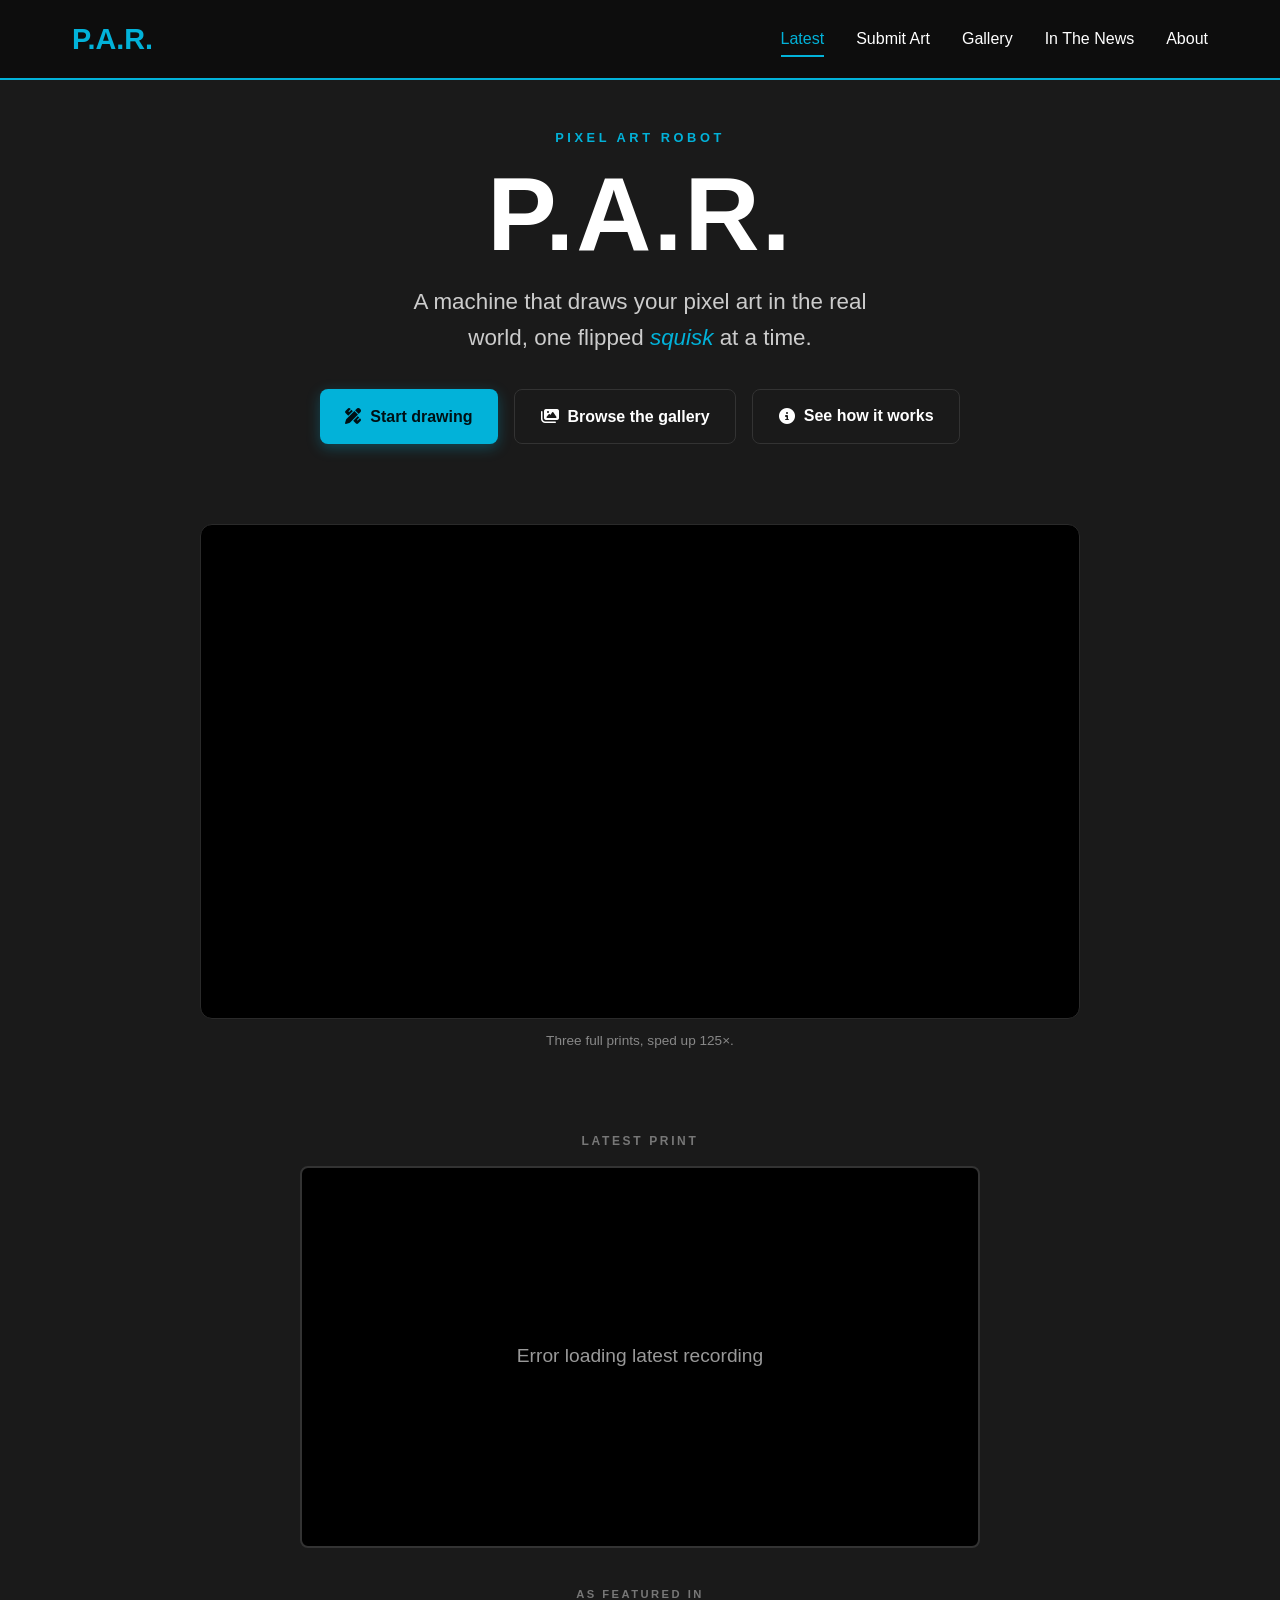
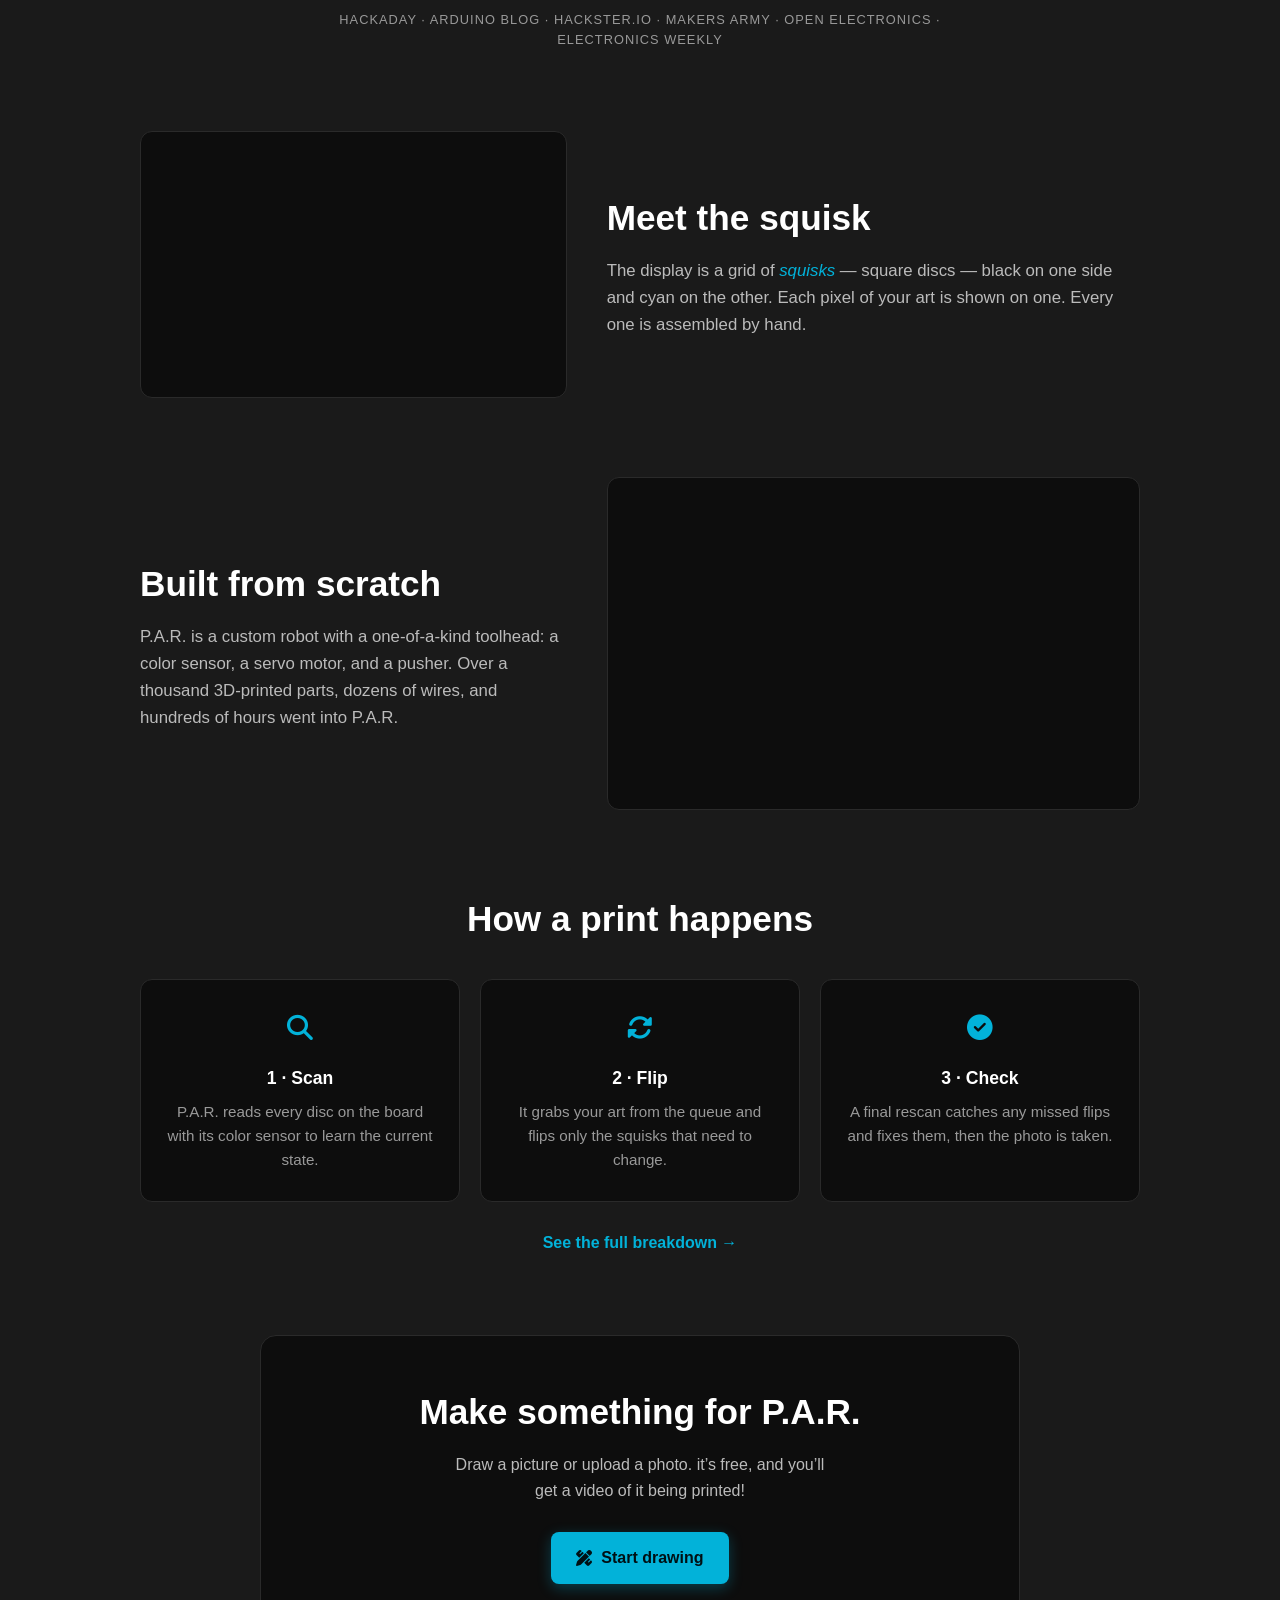
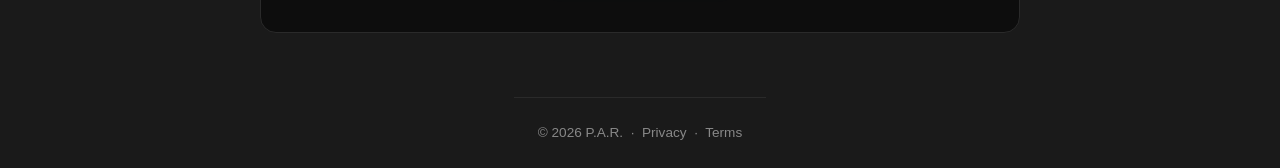
<file: index.html>
<!DOCTYPE html>
<html lang="en">
<head>
    <meta charset="UTF-8">
    <meta name="viewport" content="width=device-width, initial-scale=1.0">
    <title>P.A.R.</title>
    <link rel="icon" type="image/webp" href="/favicon.webp">
    <link rel="stylesheet" href="https://cdnjs.cloudflare.com/ajax/libs/font-awesome/6.7.2/css/all.min.css" integrity="sha512-Evv84Mr4kqVGRNSgIGL/F/aIDqQb7xQ2vcrdIwxfjThSH8CSR7PBEakCr51Ck+w+/U6swU2Im1vVX0SVk9ABhg==" crossorigin="anonymous" referrerpolicy="no-referrer">
    <link rel="stylesheet" href="/style.css">
</head>
<body>
    <!-- Navbar -->
    <nav class="navbar">
        <div class="navbar-container">
            <a href="/latest" class="navbar-brand nav-link" data-tab="latest">P.A.R.</a>
            <ul class="navbar-menu">
                <li><a href="/latest" class="nav-link" data-tab="latest">Latest</a></li>
                <li><a href="/upload" class="nav-link" data-tab="upload">Submit Art</a></li>
                <li><a href="/gallery" class="nav-link" data-tab="gallery">Gallery</a></li>
                <li><a href="/news" class="nav-link" data-tab="news">In The News</a></li>
                <li><a href="/about" class="nav-link" data-tab="about">About</a></li>
            </ul>
        </div>
    </nav>

    <!-- Main Content -->
    <main class="main-content">
        <!-- Latest / Home Tab -->
        <section id="latest" class="tab-content active">
            <!-- Hero -->
            <div class="home-hero reveal">
                <p class="home-eyebrow">Pixel Art Robot</p>
                <h1 class="home-title">P.A.R.</h1>
                <p class="home-subtitle">A machine that draws your pixel art in the real world, one flipped <em>squisk</em> at a time.</p>
                <div class="home-cta">
                    <a href="/upload" class="home-btn home-btn-primary nav-link" data-tab="upload"><i class="fa-solid fa-pen-ruler"></i> Start drawing</a>
                    <a href="/gallery" class="home-btn home-btn-ghost nav-link" data-tab="gallery"><i class="fa-solid fa-images"></i> Browse the gallery</a>
                    <button type="button" id="howItWorksBtn" class="home-btn home-btn-ghost"><i class="fa-solid fa-circle-info"></i> See how it works</button>
                </div>
                <!-- Prints-done counter (filled by updatePrintsDone from gallery.php) -->
                <div class="home-stat hidden" id="printsDoneStat" aria-live="polite">
                    <span class="home-stat-value" id="printsDoneValue">0</span>
                    <span class="home-stat-label" id="printsDoneLabel">prints done</span>
                </div>
            </div>

            <!-- Hero video: the drawing timelapse -->
            <div class="home-hero-video reveal">
                <video class="hero-video" autoplay muted loop playsinline preload="auto">
                    <source src="/media/hero-timelapse.mp4" type="video/mp4">
                </video>
                <p class="home-hero-video-caption">Three full prints, sped up 125&times;.</p>
            </div>

            <!-- Featured latest recording (filled by loadLatestRecording) -->
            <div class="home-featured reveal">
                <p class="home-featured-label">Latest print</p>
                <div class="latest-container"></div>
                <!-- Sibling of .latest-container, which loadLatestRecording() clears. -->
                <a href="/news" class="home-featured-in nav-link" data-tab="news">
                    <span class="home-featured-in-label">As featured in</span>
                    <span class="home-featured-in-outlets">Hackaday &middot; Arduino Blog &middot; Hackster.io &middot; Makers Army &middot; Open Electronics &middot; Electronics Weekly</span>
                </a>
            </div>

            <!-- Showcase: squisk assembly -->
            <section id="how-it-works" class="home-showcase reverse reveal">
                <div class="home-showcase-text">
                    <h2>Meet the squisk</h2>
                    <p>The display is a grid of <em>squisks</em> &mdash; square discs &mdash; black on one side and cyan on the other. Each pixel of your art is shown on one. Every one is assembled by hand.</p>
                </div>
                <div class="media-frame">
                    <video class="showcase-video" autoplay muted loop playsinline preload="metadata">
                        <source src="/media/squisk-assembly.mp4" type="video/mp4">
                    </video>
                </div>
            </section>

            <!-- Showcase: building the machine -->
            <section class="home-showcase reveal">
                <div class="home-showcase-text">
                    <h2>Built from scratch</h2>
                    <p>P.A.R. is a custom robot with a one-of-a-kind toolhead: a color sensor, a servo motor, and a pusher. Over a thousand 3D-printed parts, dozens of wires, and hundreds of hours went into P.A.R.</p>
                </div>
                <div class="media-frame">
                    <video class="showcase-video" autoplay muted loop playsinline preload="metadata">
                        <source src="/media/machine-build.mp4" type="video/mp4">
                    </video>
                </div>
            </section>

            <!-- How it works, three steps -->
            <section class="home-steps reveal">
                <h2 class="home-steps-title">How a print happens</h2>
                <div class="home-steps-grid">
                    <div class="home-step">
                        <div class="home-step-icon"><i class="fa-solid fa-magnifying-glass" aria-hidden="true"></i></div>
                        <h3>1 &middot; Scan</h3>
                        <p>P.A.R. reads every disc on the board with its color sensor to learn the current state.</p>
                    </div>
                    <div class="home-step">
                        <div class="home-step-icon"><i class="fa-solid fa-rotate" aria-hidden="true"></i></div>
                        <h3>2 &middot; Flip</h3>
                        <p>It grabs your art from the queue and flips only the squisks that need to change.</p>
                    </div>
                    <div class="home-step">
                        <div class="home-step-icon"><i class="fa-solid fa-circle-check" aria-hidden="true"></i></div>
                        <h3>3 &middot; Check</h3>
                        <p>A final rescan catches any missed flips and fixes them, then the photo is taken.</p>
                    </div>
                </div>
                <a href="/about" class="home-steps-link nav-link" data-tab="about">See the full breakdown &rarr;</a>
            </section>

            <!-- Final call to action -->
            <div class="home-final reveal">
                <h2>Make something for P.A.R.</h2>
                <p>Draw a picture or upload a photo. it&rsquo;s free, and you&rsquo;ll get a video of it being printed!</p>
                <a href="/upload" class="home-btn home-btn-primary nav-link" data-tab="upload"><i class="fa-solid fa-pen-ruler"></i> Start drawing</a>
            </div>
        </section>

        <!-- Upload Tab -->
        <section id="upload" class="tab-content">
            <div id="uploadRotatePrompt" class="upload-rotate-prompt hidden" aria-hidden="true">
                <div class="upload-rotate-card">
                    <div class="upload-rotate-icon" aria-hidden="true">
                        <i class="fa-solid fa-mobile-screen upload-rotate-phone"></i>
                        <i class="fa-solid fa-arrows-spin upload-rotate-arrows"></i>
                    </div>
                    <p>Rotate your phone for better experience</p>
                </div>
            </div>
            <div class="upload-container">
                <!-- Pixel Art Maker -->
                <div class="pixel-art-maker">
                    <div id="pixelGrid" class="pixel-grid"></div>
                    <div class="art-controls">
                        <div class="control-group" role="radiogroup" aria-label="Tool">
                            <span class="control-label">Tool</span>
                            <button type="button" class="tool-btn active" data-tool="pencil" aria-label="Pencil" title="Pencil"><i class="fa-solid fa-pencil"></i></button>
                            <button type="button" class="tool-btn" data-tool="line" aria-label="Line" title="Line"><i class="fa-solid fa-slash"></i></button>
                            <button type="button" class="tool-btn" data-tool="fill" aria-label="Fill" title="Fill"><i class="fa-solid fa-fill-drip"></i></button>
                        </div>
                        <div class="control-group" aria-label="Pen size">
                            <span class="control-label">Size</span>
                            <input type="range" id="penSizeSlider" class="pen-size-slider" min="1" max="20" value="1" aria-label="Pen size">
                            <span id="penSizeValue" class="pen-size-value">1</span>
                        </div>
                        <div class="control-group" aria-label="History">
                            <span class="control-label">History</span>
                            <button id="undoBtn" type="button" class="tool-btn" aria-label="Undo" title="Undo"><i class="fa-solid fa-rotate-left"></i></button>
                            <button id="redoBtn" type="button" class="tool-btn" aria-label="Redo" title="Redo"><i class="fa-solid fa-rotate-right"></i></button>
                        </div>
                        <div class="control-group" role="radiogroup" aria-label="Color">
                            <span class="control-label">Color</span>
                            <button type="button" class="color-btn color-blue active" data-color="blue" aria-label="Blue" title="Blue"></button>
                            <button type="button" class="color-btn color-black" data-color="black" aria-label="Black" title="Black"></button>
                            <button type="button" class="color-btn color-dither" data-color="dither" aria-label="Dither" title="Dither"><i class="fa-solid fa-chess-board" style="color: #02b2d9;"></i></button>
                        </div>
                        <button id="clearPixels" class="clear-button" type="button">Clear</button>
                    </div>
                </div>

                <!-- Clear Confirmation Modal -->
                <div id="clearConfirmModal" class="upload-modal hidden">
                    <div class="modal-content name-modal-content">
                        <h2 class="name-modal-title">Clear the canvas?</h2>
                        <p class="clear-modal-text">This will erase your pixel art. This can be undone with the undo.</p>
                        <div class="name-modal-actions">
                            <button id="cancelClearModal" type="button" class="queue-modal-button queue-modal-cancel">Cancel</button>
                            <button id="confirmClearModal" type="button" class="queue-modal-button clear-modal-confirm">Clear</button>
                        </div>
                    </div>
                </div>
                <button id="uploadBtn" type="button" class="upload-photo-link">Want to upload a photo instead? We'll turn it into pixel art!</button>
                <div class="upload-actions">
                    <button id="sendQueueBtn" class="upload-button queue-button">Send to P.A.R. Queue</button>
                </div>
                <p id="queueStatus" class="queue-status" aria-live="polite"></p>
                <input type="file" id="fileInput" accept="image/*,.heic,.heif" style="display: none;">

                <!-- Crop Modal -->
                <div id="cropModal" class="upload-modal hidden">
                    <div class="modal-content">
                        <!-- Action Buttons -->
                        <div class="modal-actions">
                            <button id="confirmCrop" class="confirm-button" title="Confirm Crop">✓</button>
                            <button id="cancelCrop" class="cancel-button" title="Cancel Crop">✕</button>
                        </div>

                        <!-- Crop Container -->
                        <div class="crop-frame-container">
                            <canvas id="cropCanvas" class="crop-canvas" tabindex="0"
                                    aria-label="Crop area: drag to move, pinch or scroll to zoom"></canvas>
                        </div>

                        <!-- Crop Controls -->
                        <div class="crop-controls">
                            <button type="button" id="cropRotateLeft" class="crop-control-button" title="Rotate left (Shift+R)" aria-label="Rotate left">
                                <i class="fa-solid fa-rotate-left"></i>
                            </button>
                            <button type="button" id="cropZoomOut" class="crop-control-button" title="Zoom out (−)" aria-label="Zoom out">
                                <i class="fa-solid fa-magnifying-glass-minus"></i>
                            </button>
                            <button type="button" id="cropReset" class="crop-control-button crop-reset-button" title="Fit whole image (0)">
                                <i class="fa-solid fa-expand"></i> Fit
                            </button>
                            <button type="button" id="cropZoomIn" class="crop-control-button" title="Zoom in (+)" aria-label="Zoom in">
                                <i class="fa-solid fa-magnifying-glass-plus"></i>
                            </button>
                            <button type="button" id="cropRotateRight" class="crop-control-button" title="Rotate right (R)" aria-label="Rotate right">
                                <i class="fa-solid fa-rotate-right"></i>
                            </button>
                        </div>

                        <!-- Crop Instructions -->
                        <div class="crop-instructions">
                            <p>Drag to move • Pinch or scroll to zoom • Double-tap to fit</p>
                        </div>
                    </div>
                </div>

                <!-- Upload Preview Modal -->
                <div id="uploadModal" class="upload-modal hidden">
                    <div class="modal-content">
                        <!-- Action Buttons -->
                        <div class="modal-actions">
                            <button id="confirmUpload" class="confirm-button" title="Confirm Upload">✓</button>
                            <button id="cancelUpload" class="cancel-button" title="Cancel Upload">✕</button>
                        </div>

                        <!-- Preview Grid -->
                        <div id="previewGrid" class="preview-grid"></div>

                        <!-- Black Point Slider -->
                        <div class="slider-container">
                            <label for="blackPointSlider">Black Point: <span id="blackPointValue">127</span></label>
                            <input type="range" id="blackPointSlider" min="0" max="255" value="127" class="slider">
                        </div>
                    </div>
                </div>

                <!-- Name Modal -->
                <div id="nameModal" class="upload-modal hidden">
                    <div class="modal-content name-modal-content">
                        <h2 class="name-modal-title">Add details to your art</h2>
                        <input type="text" id="pictureName" class="name-modal-input" placeholder="Enter a title for your artwork (required)..." maxlength="100" autocomplete="off">
                        <p id="pictureNameError" class="name-modal-error hidden">A title is required.</p>
                        <input type="text" id="pictureArtist" class="name-modal-input" placeholder="Artist name (optional)" maxlength="100" autocomplete="name">
                        <input type="email" id="pictureEmail" class="name-modal-input" placeholder="Email to be notified when it prints (optional)" maxlength="254" autocomplete="email" inputmode="email">
                        <p id="pictureEmailError" class="name-modal-error hidden">Please enter a valid email, or leave it blank.</p>
                        <div id="nameModalPreview" class="preview-grid name-modal-preview" aria-hidden="true"></div>
                        <div class="name-modal-actions">
                            <button id="cancelNameModal" class="queue-modal-button queue-modal-cancel">Cancel</button>
                            <button id="confirmNameModal" class="queue-modal-button queue-modal-confirm">Upload</button>
                        </div>
                    </div>
                </div>
            </div>
        </section>

        <!-- Gallery Tab -->
        <section id="gallery" class="tab-content">
            <div class="gallery-search-wrap">
                <i class="fa-solid fa-magnifying-glass gallery-search-icon" aria-hidden="true"></i>
                <input type="search" id="gallerySearch" class="gallery-search" placeholder="Search by name" autocomplete="off" aria-label="Search gallery by name">
            </div>
            <div class="gallery-subtabs-sentinel" aria-hidden="true"></div>
            <div class="gallery-subtabs" role="tablist" aria-label="Gallery sections">
                <button type="button" class="gallery-subtab active" data-subtab="gallery" role="tab" aria-selected="true">Gallery</button>
                <button type="button" class="gallery-subtab" data-subtab="queue" role="tab" aria-selected="false">Queue</button>
            </div>
            <div class="gallery-container" id="galleryContainer"></div>
            <div class="gallery-container hidden" id="queueContainer"></div>

            <!-- Gallery Item Modal -->
            <div id="galleryItemModal" class="upload-modal hidden">
                <div class="modal-content gallery-item-modal-content">
                    <div class="modal-actions">
                        <button id="closeGalleryModal" class="cancel-button" title="Close">✕</button>
                    </div>
                    <!-- Scroll container: bitmap + photo + 16:9 recording stack
                         taller than the viewport on phones and short laptops.
                         The ✕ stays outside it so it can't scroll out of reach. -->
                    <div class="gallery-modal-scroll">
                        <p id="galleryModalName" class="gallery-modal-name"></p>
                        <p id="galleryModalArtist" class="gallery-modal-artist hidden"></p>
                        <canvas id="galleryModalImage" class="gallery-modal-image"></canvas>
                        <img id="galleryModalSnapshot" class="gallery-modal-snapshot hidden" alt="P.A.R. photo">
                        <p id="galleryModalNoSnapshot" class="gallery-modal-no-snapshot hidden">No P.A.R. image available.</p>
                        <p id="galleryModalPending" class="gallery-modal-pending hidden">In progress &mdash; check back once printing finishes.</p>
                        <p id="galleryModalQueue" class="gallery-modal-pending hidden"></p>
                        <div id="galleryModalVideo" class="gallery-modal-video hidden"></div>
                        <a id="galleryModalWatch" class="video-watch-link hidden" target="_blank" rel="noopener noreferrer"><i class="fa-brands fa-youtube"></i> Watch on YouTube</a>
                    </div>
                </div>
            </div>
        </section>

        <!-- In The News Tab (newest first) -->
        <section id="news" class="tab-content">
            <div class="news-container">
                <header class="news-header">
                    <h2>In The News</h2>
                    <p>Thanks to all of these outlets for finding P.A.R. and taking the time to write about it!</p>
                </header>
                <div class="news-grid">
                    <article class="news-card">
                        <p class="news-meta"><span class="news-outlet">Makers Army</span> &middot; <time datetime="2026-10-14">Oct 14, 2026</time></p>
                        <h3 class="news-headline"><a href="https://makersarmy.com/articles/par-robot-wall-pixel-art" target="_blank" rel="noopener noreferrer">One Robot, 1,000 Printed Parts and a Wall of Pixel Art</a></h3>
                        <blockquote class="news-quote" cite="https://makersarmy.com/articles/par-robot-wall-pixel-art">&ldquo;It is painfully slow compared with an LED screen. That is the point. Watching the image arrive is the artwork, in the same way a pen plotter is more mesmerising than a page appearing from an office printer.&rdquo;</blockquote>
                        <span class="news-read" aria-hidden="true">Read article <i class="fa-solid fa-arrow-right"></i></span>
                    </article>
                    <article class="news-card">
                        <p class="news-meta"><span class="news-outlet">Open Electronics</span> &middot; <time datetime="2026-09-20">Sep 20, 2026</time></p>
                        <h3 class="news-headline"><a href="https://www.open-electronics.org/p-a-r-a-robot-that-draws-pixel-art-by-flipping-disks/" target="_blank" rel="noopener noreferrer">P.A.R.: a robot that draws pixel art by flipping disks</a></h3>
                        <blockquote class="news-quote" cite="https://www.open-electronics.org/p-a-r-a-robot-that-draws-pixel-art-by-flipping-disks/">&ldquo;Assembling the 666 squisks requires patience and precision, but the result is a mechanical display unlike any other.&rdquo;</blockquote>
                        <span class="news-read" aria-hidden="true">Read article <i class="fa-solid fa-arrow-right"></i></span>
                    </article>
                    <article class="news-card">
                        <p class="news-meta"><span class="news-outlet">Electronics Weekly</span> &middot; <time datetime="2026-09-01">Sep 1, 2026</time></p>
                        <h3 class="news-headline"><a href="https://www.electronicsweekly.com/blogs/gadget-master/displayscreen/pixel-art-robot-offers-one-flipped-squisk-at-a-time-2026-09/" target="_blank" rel="noopener noreferrer">Pixel Art Robot draws one flipped squisk at a time</a></h3>
                        <blockquote class="news-quote" cite="https://www.electronicsweekly.com/blogs/gadget-master/displayscreen/pixel-art-robot-offers-one-flipped-squisk-at-a-time-2026-09/">&ldquo;So you can upload your own image to the site and get a video of it being &lsquo;printed&rsquo;!&rdquo;</blockquote>
                        <span class="news-read" aria-hidden="true">Read article <i class="fa-solid fa-arrow-right"></i></span>
                    </article>
                    <article class="news-card">
                        <p class="news-meta"><span class="news-outlet">Arduino Blog</span> &middot; <time datetime="2026-08-31">Aug 31, 2026</time></p>
                        <h3 class="news-headline"><a href="https://blog.arduino.cc/2026/08/31/p-a-r-is-a-flip-squisk-display-that-draws-your-pixel-art/" target="_blank" rel="noopener noreferrer">P.A.R. is a flip-squisk display that draws your pixel art</a></h3>
                        <blockquote class="news-quote" cite="https://blog.arduino.cc/2026/08/31/p-a-r-is-a-flip-squisk-display-that-draws-your-pixel-art/">&ldquo;Instead, there is a robot behind the display that reaches over to each squisk and physically flips it. There are no solenoids or magnets. That robot is kind of like a pen plotter turned up vertically, with a servo-actuated pin that pushes squisks around.&rdquo;</blockquote>
                        <span class="news-read" aria-hidden="true">Read article <i class="fa-solid fa-arrow-right"></i></span>
                    </article>
                    <article class="news-card">
                        <p class="news-meta"><span class="news-outlet">Hackaday</span> &middot; <time datetime="2026-08-31">Aug 31, 2026</time></p>
                        <h3 class="news-headline"><a href="https://hackaday.com/2026/08/31/a-flip-disc-display-that-does-it-slow-and-steady/" target="_blank" rel="noopener noreferrer">A Flip Disc Display That Does It Slow And Steady</a></h3>
                        <blockquote class="news-quote" cite="https://hackaday.com/2026/08/31/a-flip-disc-display-that-does-it-slow-and-steady/">&ldquo;[Zimm] has built an altogether different kind of flip disc display, though, which gets around this with a complexity all its own.&rdquo;</blockquote>
                        <span class="news-read" aria-hidden="true">Read article <i class="fa-solid fa-arrow-right"></i></span>
                    </article>
                    <article class="news-card">
                        <p class="news-meta"><span class="news-outlet">Hackster.io</span> &middot; <time datetime="2026-08-29">Aug 29, 2026</time></p>
                        <h3 class="news-headline"><a href="https://www.hackster.io/news/this-flip-squisk-display-is-nothing-like-a-flip-disc-display-864537b23f5f" target="_blank" rel="noopener noreferrer">This &ldquo;Flip-Squisk&rdquo; Display Is Nothing Like a Flip-Disc Display</a></h3>
                        <blockquote class="news-quote" cite="https://www.hackster.io/news/this-flip-squisk-display-is-nothing-like-a-flip-disc-display-864537b23f5f">&ldquo;It is much slower than a traditional flip-disc display, but that&rsquo;s okay. This is an art piece, not a departure board in a train station that needs a practical refresh rate.&rdquo;</blockquote>
                        <span class="news-read" aria-hidden="true">Read article <i class="fa-solid fa-arrow-right"></i></span>
                    </article>
                </div>
            </div>
        </section>

        <!-- About Tab -->
        <section id="about" class="tab-content">
            <div class="about-container">
                <!-- Written about section -->
                <section class="about-section">
                    <h2>About P.A.R.</h2>
                    <p>P.A.R. is a robot that draws 37x18 monochrome pixel art by flipping <i>squisks</i> (square discs).</p>
                    <p>It was designed to provide a unique art experience, letting the artist watch their art get made physically, through an interesting process.</p>
                </section>

                <!-- FAQ section -->
                <section class="about-faq">
                    <h2>FAQ</h2>
                    <div class="faq-item">
                        <h3>What does P.A.R. stand for?</h3>
                        <p>P.A.R. stands for <b>P</b>ixel <b>A</b>rt <b>R</b>obot.</p>
                    </div>
                    <div class="faq-item">
                        <h3>How much does it cost to submit art to P.A.R.??</h3>
                        <p>Submitting art to P.A.R. is completely free. There are no fees or ads.</p>
                    </div>
                    <div class="faq-item">
                        <h3>How does P.A.R. work?</h3>
                        <p>P.A.R. is basically a CNC machine with a special toolhead. It has a color sensor, a servo motor, and a pin, or pusher. The robot first scans the grid with the color sensor. Then it grabs the next pixel art piece from the server. Once it has the art, it starts flipping squisks. Here's an animation of how a squisk is flipped:</p>
                        <video class="faq-video" controls width="100%" height="auto" style="padding-top: 1rem;">
                            <source src="/flip_animation.mp4" type="video/mp4">
                            Your browser does not support the video tag.
                        </video>
                        <p> Next, it rescans the grid to check which squisks it failed to flip. It finally fixes any errors it finds.</p>
                    </div>
                    <div class="faq-item">
                        <h3>Can I build it myself?</h3>
                        <p>Yes! If you want to subject yourself to weeks or months of pain and suffering, you can access the <a href="https://cad.onshape.com/documents/f53ad3e9ce30d5497e995b42" target="_blank">full CAD model</a> for free, and 3D print all the parts. You'll also need all of the items on <a href="https://docs.google.com/spreadsheets/d/1KDJ_dTGv3_-FfAlu_G02fjJiUnLSrUQJU5qLMHbVO0g/edit?gid=0#gid=0">this material list.</a> You can find the code <a href="https://github.com/Z-Coder672/P.A.R.">on my GitHub</a>.<br><br> Disclaimer: the material list and other documents that regard building a P.A.R. are not necesarily complete yet. I am not responsible for any harm or damage caused by attempting to build a P.A.R.</p>
                    </div>
                </section>
            </div>
        </section>
    </main>

    <!-- Site footer (shown on every tab) -->
    <footer class="site-footer">
        <p>&copy; 2026 P.A.R. &nbsp;·&nbsp; <a href="/privacy.html">Privacy</a> &nbsp;·&nbsp; <a href="/terms.html">Terms</a></p>
    </footer>

    <script src="/script.js"></script>
</body>
</html>
</file>
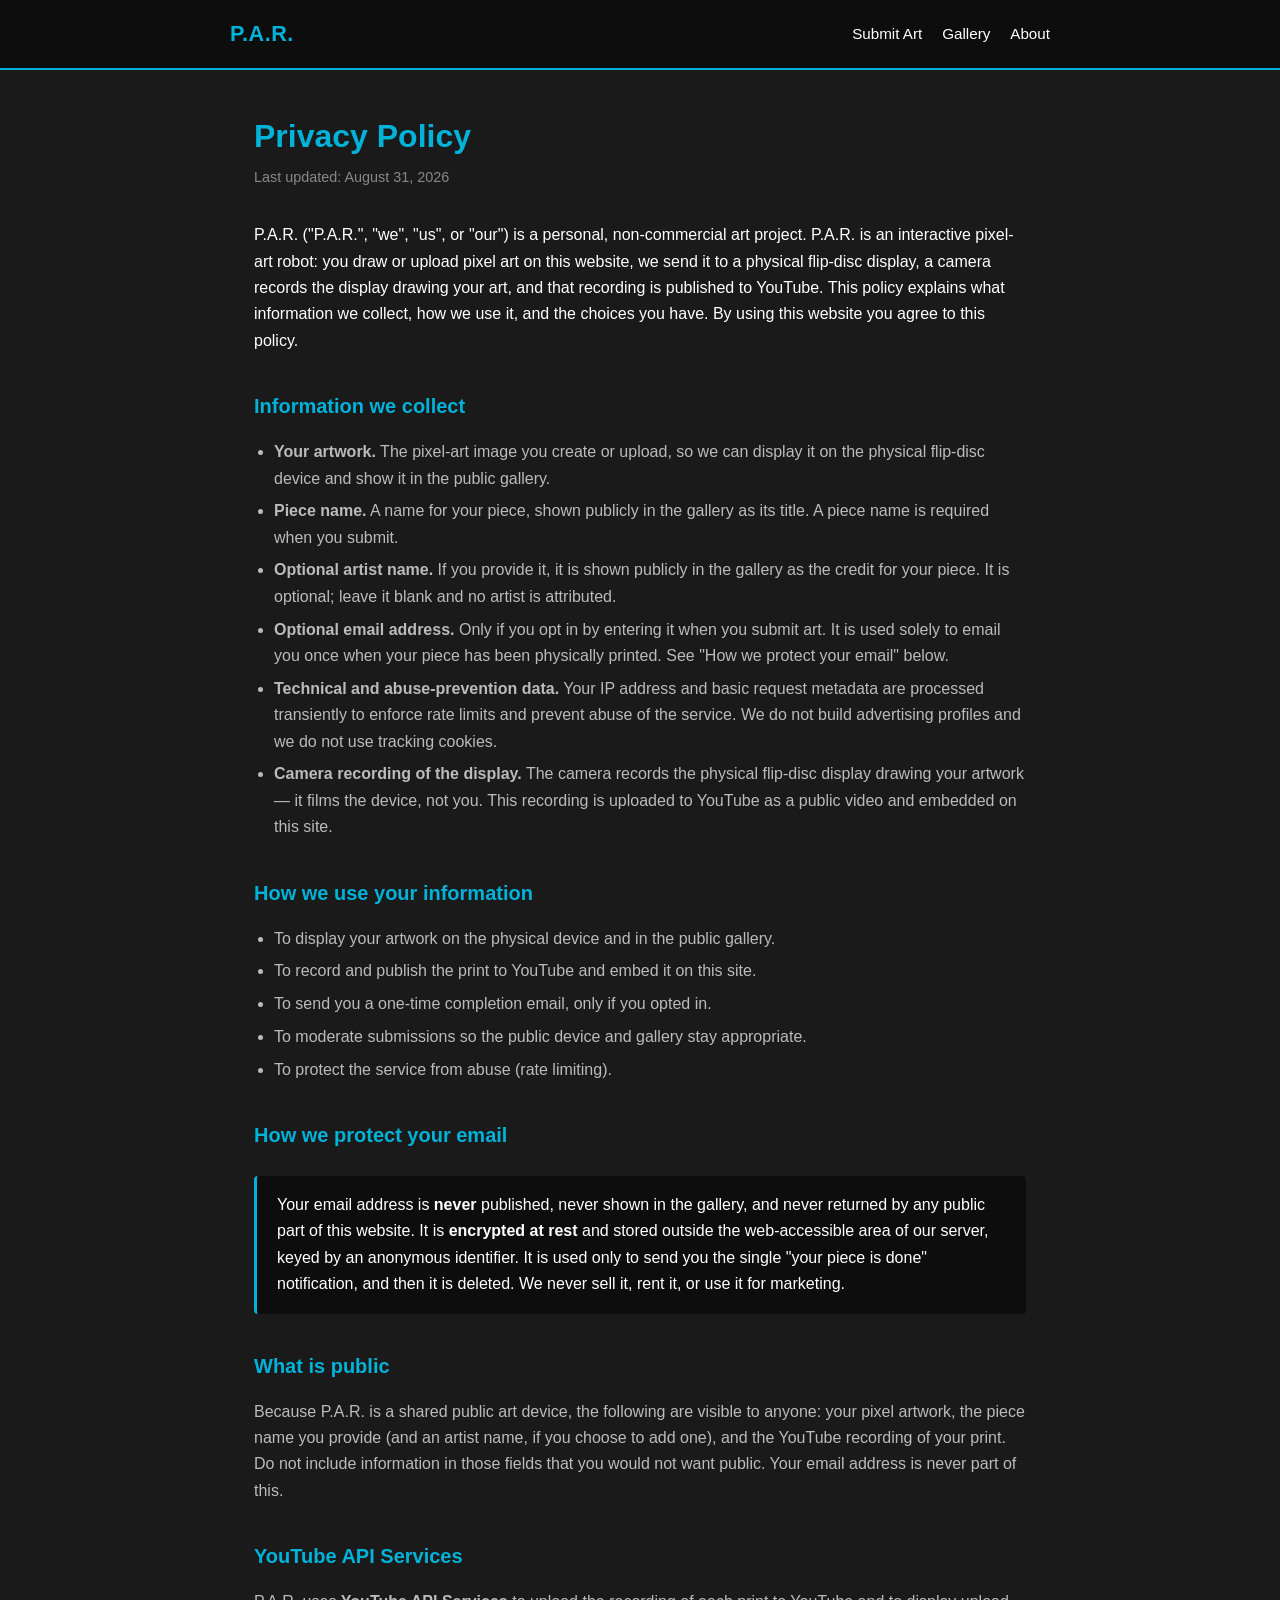
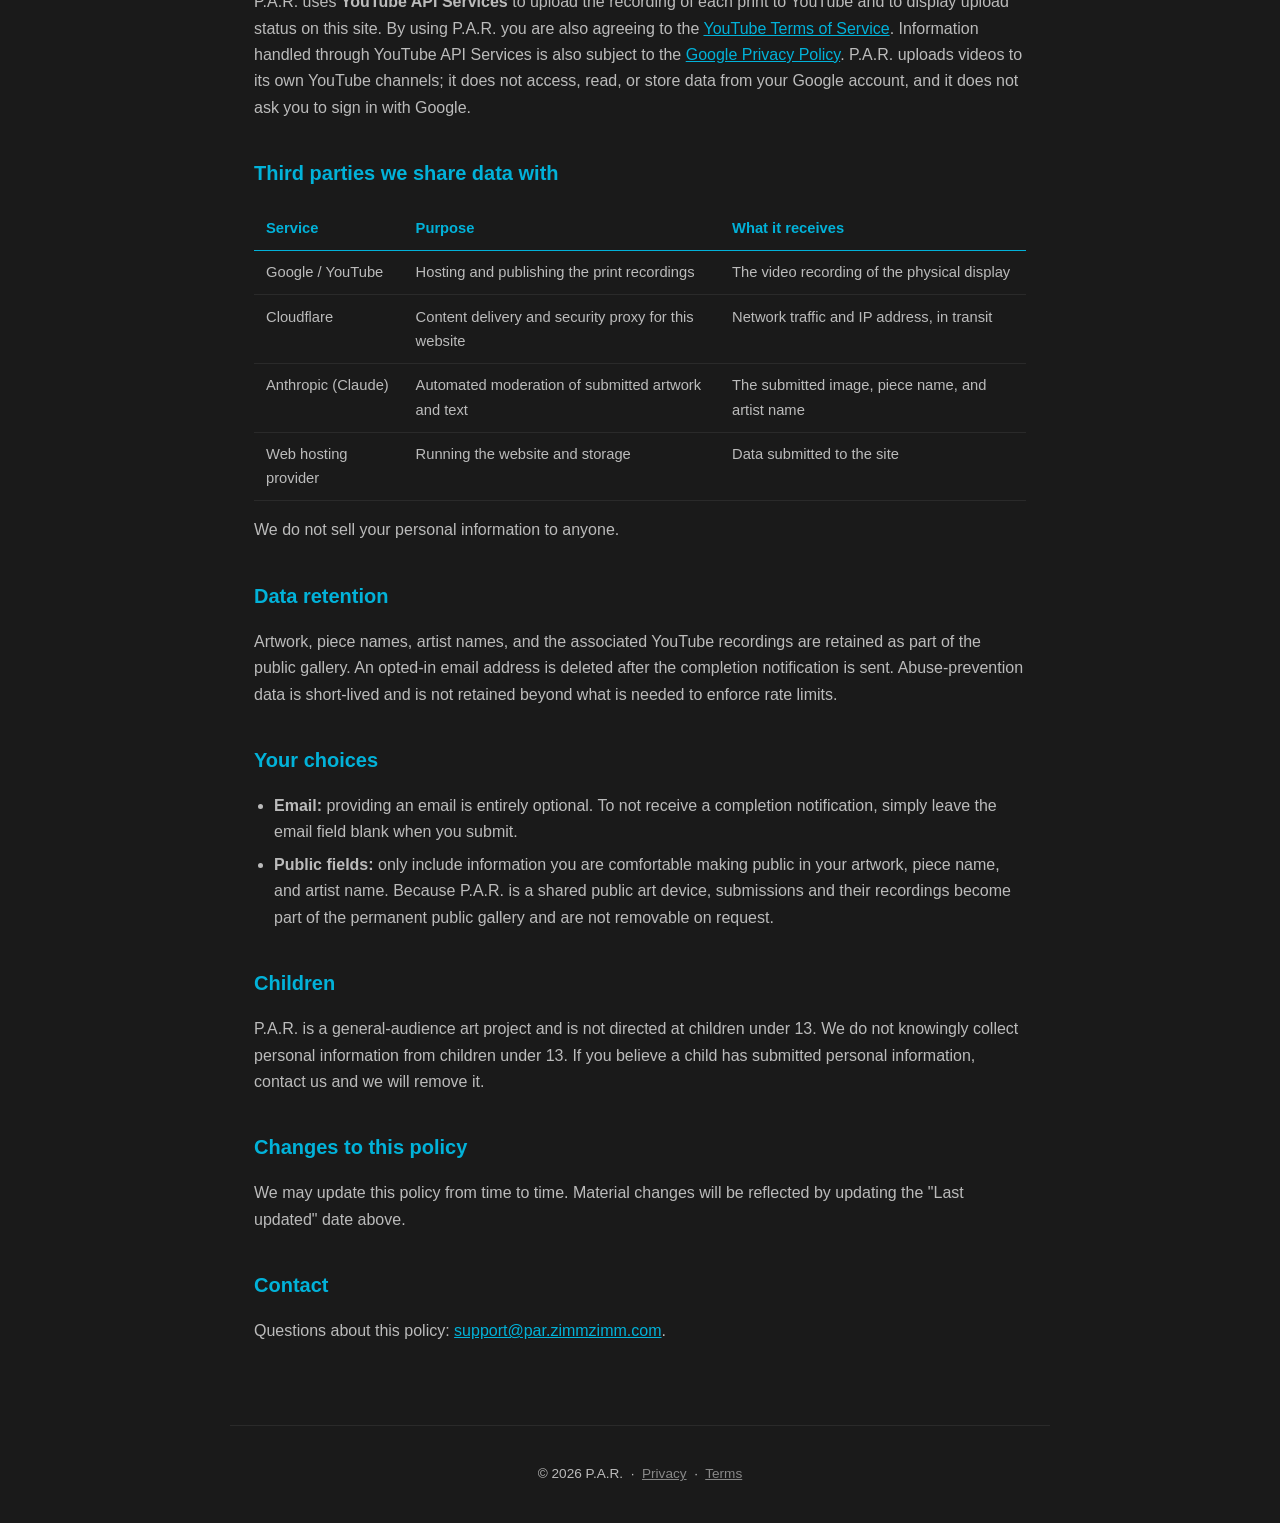
<file: privacy.html>
<!DOCTYPE html>
<html lang="en">
<head>
    <meta charset="UTF-8">
    <meta name="viewport" content="width=device-width, initial-scale=1.0">
    <title>Privacy Policy — P.A.R.</title>
    <link rel="icon" type="image/webp" href="/favicon.webp">
    <style>
        :root { --cyan: #02b2d9; --bg: #1a1a1a; --panel: #0d0d0d; --ink: #ffffff; --muted: #bbbbbb; --dim: #888888; }
        * { box-sizing: border-box; }
        body {
            margin: 0;
            font-family: 'Segoe UI', Tahoma, Geneva, Verdana, sans-serif;
            background-color: var(--bg);
            color: var(--ink);
            line-height: 1.65;
        }
        .navbar {
            background-color: var(--panel);
            border-bottom: 2px solid var(--cyan);
            padding: 1rem 1.5rem;
        }
        .navbar-inner { max-width: 820px; margin: 0 auto; display: flex; align-items: center; gap: 1.25rem; }
        .brand { color: var(--cyan); font-weight: 700; font-size: 1.35rem; text-decoration: none; letter-spacing: 0.5px; }
        .navbar a.nav { color: var(--ink); text-decoration: none; font-size: 0.95rem; }
        .navbar a.nav:hover { color: var(--cyan); }
        .spacer { flex: 1; }
        main { max-width: 820px; margin: 0 auto; padding: 2.5rem 1.5rem 4rem; }
        h1 { color: var(--cyan); font-size: 2rem; margin: 0 0 0.25rem; }
        .updated { color: var(--dim); font-size: 0.9rem; margin: 0 0 2rem; }
        h2 { color: var(--cyan); font-size: 1.25rem; margin: 2.25rem 0 0.6rem; }
        p, li { color: var(--muted); }
        a { color: var(--cyan); }
        ul { padding-left: 1.25rem; }
        li { margin-bottom: 0.4rem; }
        .lead { color: var(--ink); }
        table { width: 100%; border-collapse: collapse; margin: 1rem 0; font-size: 0.92rem; }
        th, td { text-align: left; padding: 0.6rem 0.75rem; border-bottom: 1px solid #2a2a2a; vertical-align: top; }
        th { color: var(--cyan); border-bottom: 1px solid var(--cyan); }
        td { color: var(--muted); }
        .callout { background: var(--panel); border-left: 3px solid var(--cyan); padding: 1rem 1.25rem; border-radius: 4px; margin: 1.5rem 0; }
        footer { border-top: 1px solid #2a2a2a; max-width: 820px; margin: 0 auto; padding: 1.5rem; color: var(--dim); font-size: 0.85rem; text-align: center; }
        footer a { color: var(--dim); }
    </style>
</head>
<body>
    <nav class="navbar">
        <div class="navbar-inner">
            <a href="/latest" class="brand">P.A.R.</a>
            <span class="spacer"></span>
            <a href="/upload" class="nav">Submit Art</a>
            <a href="/gallery" class="nav">Gallery</a>
            <a href="/about" class="nav">About</a>
        </div>
    </nav>

    <main>
        <h1>Privacy Policy</h1>
        <p class="updated">Last updated: August 31, 2026</p>

        <p class="lead">P.A.R. ("P.A.R.", "we", "us", or "our") is a personal, non-commercial art project. P.A.R. is an interactive pixel-art robot: you draw or upload pixel art on this website, we send it to a physical flip-disc display, a camera records the display drawing your art, and that recording is published to YouTube. This policy explains what information we collect, how we use it, and the choices you have. By using this website you agree to this policy.</p>

        <h2>Information we collect</h2>
        <ul>
            <li><strong>Your artwork.</strong> The pixel-art image you create or upload, so we can display it on the physical flip-disc device and show it in the public gallery.</li>
            <li><strong>Piece name.</strong> A name for your piece, shown publicly in the gallery as its title. A piece name is required when you submit.</li>
            <li><strong>Optional artist name.</strong> If you provide it, it is shown publicly in the gallery as the credit for your piece. It is optional; leave it blank and no artist is attributed.</li>
            <li><strong>Optional email address.</strong> Only if you opt in by entering it when you submit art. It is used solely to email you once when your piece has been physically printed. See "How we protect your email" below.</li>
            <li><strong>Technical and abuse-prevention data.</strong> Your IP address and basic request metadata are processed transiently to enforce rate limits and prevent abuse of the service. We do not build advertising profiles and we do not use tracking cookies.</li>
            <li><strong>Camera recording of the display.</strong> The camera records the physical flip-disc display drawing your artwork — it films the device, not you. This recording is uploaded to YouTube as a public video and embedded on this site.</li>
        </ul>

        <h2>How we use your information</h2>
        <ul>
            <li>To display your artwork on the physical device and in the public gallery.</li>
            <li>To record and publish the print to YouTube and embed it on this site.</li>
            <li>To send you a one-time completion email, only if you opted in.</li>
            <li>To moderate submissions so the public device and gallery stay appropriate.</li>
            <li>To protect the service from abuse (rate limiting).</li>
        </ul>

        <h2>How we protect your email</h2>
        <div class="callout">
            <p style="margin:0;color:var(--ink);">Your email address is <strong>never</strong> published, never shown in the gallery, and never returned by any public part of this website. It is <strong>encrypted at rest</strong> and stored outside the web-accessible area of our server, keyed by an anonymous identifier. It is used only to send you the single "your piece is done" notification, and then it is deleted. We never sell it, rent it, or use it for marketing.</p>
        </div>

        <h2>What is public</h2>
        <p>Because P.A.R. is a shared public art device, the following are visible to anyone: your pixel artwork, the piece name you provide (and an artist name, if you choose to add one), and the YouTube recording of your print. Do not include information in those fields that you would not want public. Your email address is never part of this.</p>

        <h2>YouTube API Services</h2>
        <p>P.A.R. uses <strong>YouTube API Services</strong> to upload the recording of each print to YouTube and to display upload status on this site. By using P.A.R. you are also agreeing to the <a href="https://www.youtube.com/t/terms" target="_blank" rel="noopener">YouTube Terms of Service</a>. Information handled through YouTube API Services is also subject to the <a href="https://policies.google.com/privacy" target="_blank" rel="noopener">Google Privacy Policy</a>. P.A.R. uploads videos to its own YouTube channels; it does not access, read, or store data from your Google account, and it does not ask you to sign in with Google.</p>

        <h2>Third parties we share data with</h2>
        <table>
            <tr><th>Service</th><th>Purpose</th><th>What it receives</th></tr>
            <tr><td>Google / YouTube</td><td>Hosting and publishing the print recordings</td><td>The video recording of the physical display</td></tr>
            <tr><td>Cloudflare</td><td>Content delivery and security proxy for this website</td><td>Network traffic and IP address, in transit</td></tr>
            <tr><td>Anthropic (Claude)</td><td>Automated moderation of submitted artwork and text</td><td>The submitted image, piece name, and artist name</td></tr>
            <tr><td>Web hosting provider</td><td>Running the website and storage</td><td>Data submitted to the site</td></tr>
        </table>
        <p>We do not sell your personal information to anyone.</p>

        <h2>Data retention</h2>
        <p>Artwork, piece names, artist names, and the associated YouTube recordings are retained as part of the public gallery. An opted-in email address is deleted after the completion notification is sent. Abuse-prevention data is short-lived and is not retained beyond what is needed to enforce rate limits.</p>

        <h2>Your choices</h2>
        <ul>
            <li><strong>Email:</strong> providing an email is entirely optional. To not receive a completion notification, simply leave the email field blank when you submit.</li>
            <li><strong>Public fields:</strong> only include information you are comfortable making public in your artwork, piece name, and artist name. Because P.A.R. is a shared public art device, submissions and their recordings become part of the permanent public gallery and are not removable on request.</li>
        </ul>

        <h2>Children</h2>
        <p>P.A.R. is a general-audience art project and is not directed at children under 13. We do not knowingly collect personal information from children under 13. If you believe a child has submitted personal information, contact us and we will remove it.</p>

        <h2>Changes to this policy</h2>
        <p>We may update this policy from time to time. Material changes will be reflected by updating the "Last updated" date above.</p>

        <h2>Contact</h2>
        <p>Questions about this policy: <a href="mailto:support@par.zimmzimm.com">support@par.zimmzimm.com</a>.</p>
    </main>

    <footer>
        <p>&copy; 2026 P.A.R. &nbsp;·&nbsp; <a href="/privacy.html">Privacy</a> &nbsp;·&nbsp; <a href="/terms.html">Terms</a></p>
    </footer>
</body>
</html>
</file>
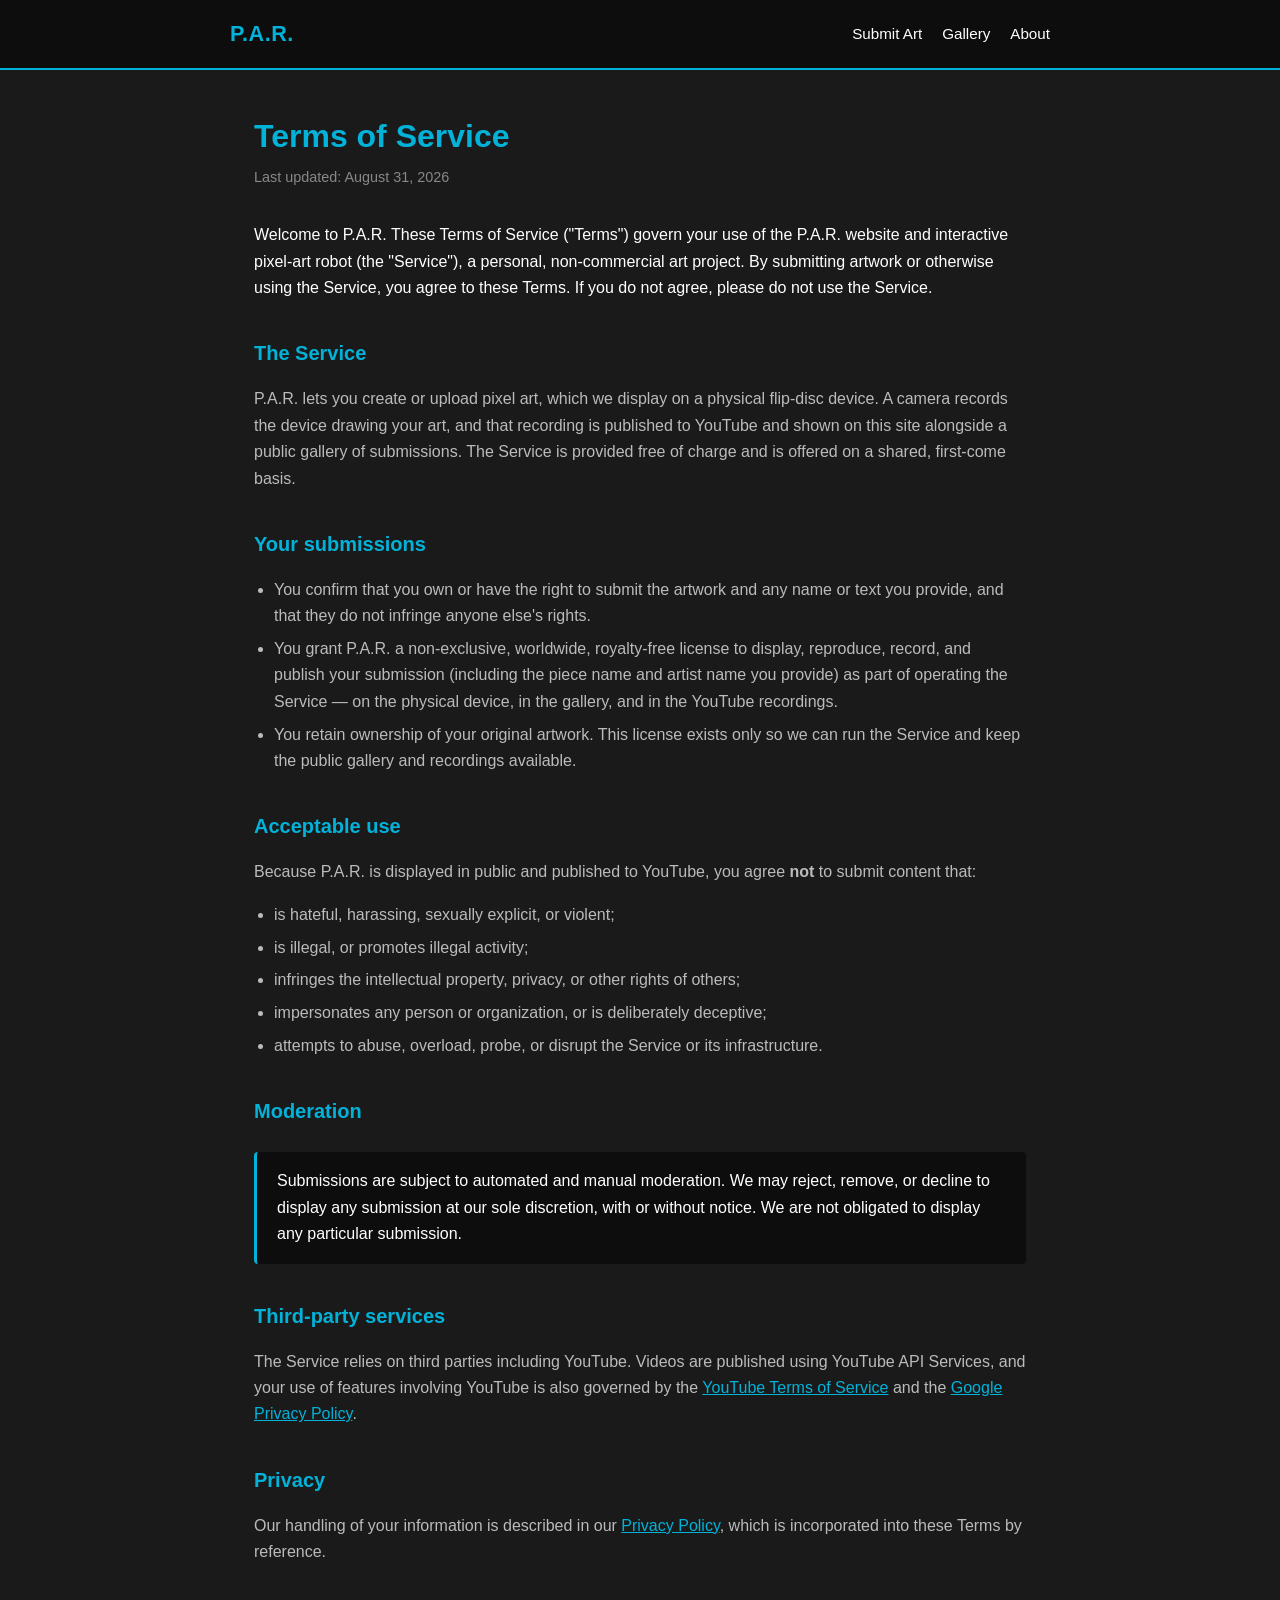
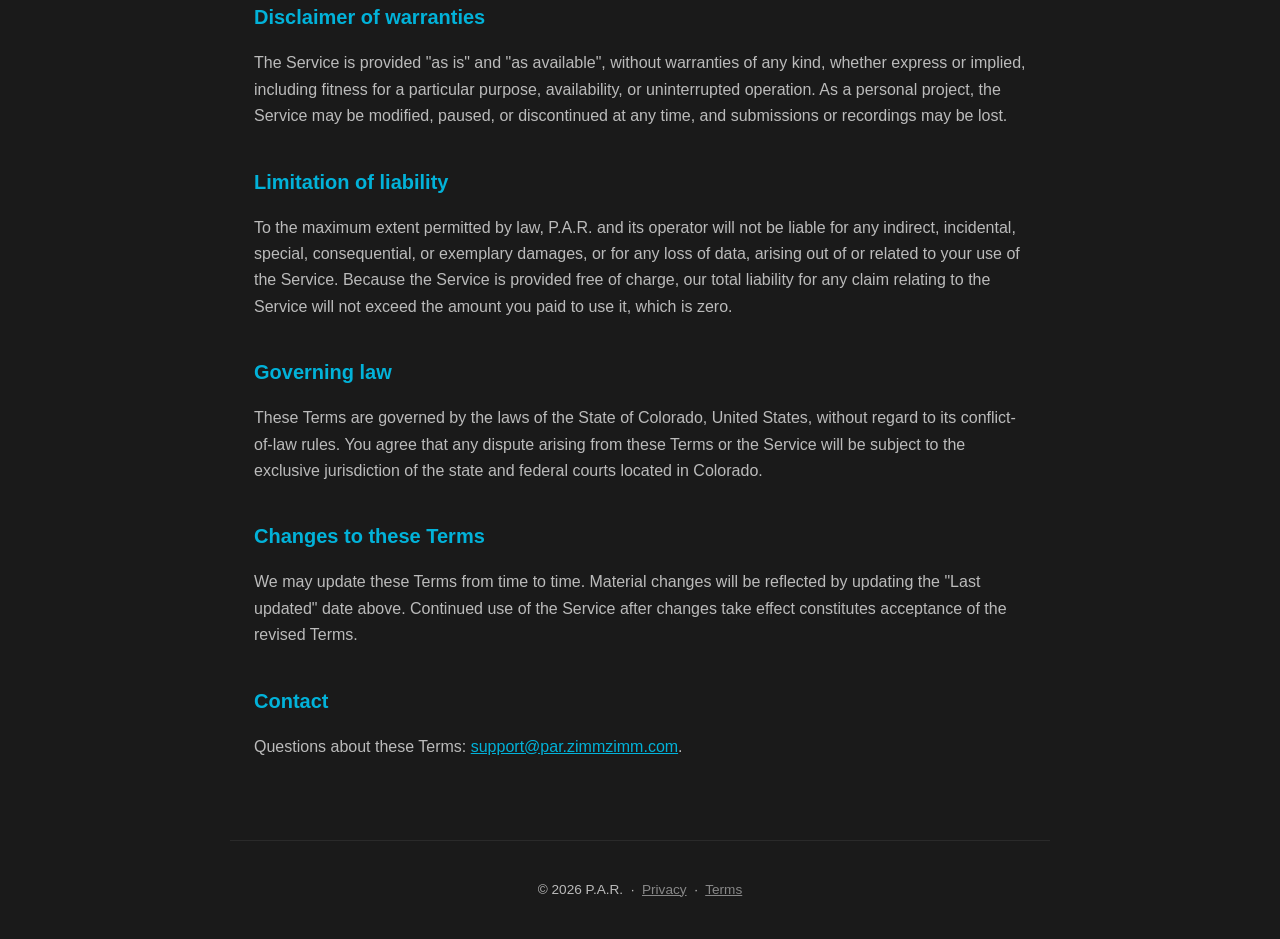
<file: terms.html>
<!DOCTYPE html>
<html lang="en">
<head>
    <meta charset="UTF-8">
    <meta name="viewport" content="width=device-width, initial-scale=1.0">
    <title>Terms of Service — P.A.R.</title>
    <link rel="icon" type="image/webp" href="/favicon.webp">
    <style>
        :root { --cyan: #02b2d9; --bg: #1a1a1a; --panel: #0d0d0d; --ink: #ffffff; --muted: #bbbbbb; --dim: #888888; }
        * { box-sizing: border-box; }
        body {
            margin: 0;
            font-family: 'Segoe UI', Tahoma, Geneva, Verdana, sans-serif;
            background-color: var(--bg);
            color: var(--ink);
            line-height: 1.65;
        }
        .navbar {
            background-color: var(--panel);
            border-bottom: 2px solid var(--cyan);
            padding: 1rem 1.5rem;
        }
        .navbar-inner { max-width: 820px; margin: 0 auto; display: flex; align-items: center; gap: 1.25rem; }
        .brand { color: var(--cyan); font-weight: 700; font-size: 1.35rem; text-decoration: none; letter-spacing: 0.5px; }
        .navbar a.nav { color: var(--ink); text-decoration: none; font-size: 0.95rem; }
        .navbar a.nav:hover { color: var(--cyan); }
        .spacer { flex: 1; }
        main { max-width: 820px; margin: 0 auto; padding: 2.5rem 1.5rem 4rem; }
        h1 { color: var(--cyan); font-size: 2rem; margin: 0 0 0.25rem; }
        .updated { color: var(--dim); font-size: 0.9rem; margin: 0 0 2rem; }
        h2 { color: var(--cyan); font-size: 1.25rem; margin: 2.25rem 0 0.6rem; }
        p, li { color: var(--muted); }
        a { color: var(--cyan); }
        ul { padding-left: 1.25rem; }
        li { margin-bottom: 0.4rem; }
        .lead { color: var(--ink); }
        .callout { background: var(--panel); border-left: 3px solid var(--cyan); padding: 1rem 1.25rem; border-radius: 4px; margin: 1.5rem 0; }
        footer { border-top: 1px solid #2a2a2a; max-width: 820px; margin: 0 auto; padding: 1.5rem; color: var(--dim); font-size: 0.85rem; text-align: center; }
        footer a { color: var(--dim); }
    </style>
</head>
<body>
    <nav class="navbar">
        <div class="navbar-inner">
            <a href="/latest" class="brand">P.A.R.</a>
            <span class="spacer"></span>
            <a href="/upload" class="nav">Submit Art</a>
            <a href="/gallery" class="nav">Gallery</a>
            <a href="/about" class="nav">About</a>
        </div>
    </nav>

    <main>
        <h1>Terms of Service</h1>
        <p class="updated">Last updated: August 31, 2026</p>

        <p class="lead">Welcome to P.A.R. These Terms of Service ("Terms") govern your use of the P.A.R. website and interactive pixel-art robot (the "Service"), a personal, non-commercial art project. By submitting artwork or otherwise using the Service, you agree to these Terms. If you do not agree, please do not use the Service.</p>

        <h2>The Service</h2>
        <p>P.A.R. lets you create or upload pixel art, which we display on a physical flip-disc device. A camera records the device drawing your art, and that recording is published to YouTube and shown on this site alongside a public gallery of submissions. The Service is provided free of charge and is offered on a shared, first-come basis.</p>

        <h2>Your submissions</h2>
        <ul>
            <li>You confirm that you own or have the right to submit the artwork and any name or text you provide, and that they do not infringe anyone else's rights.</li>
            <li>You grant P.A.R. a non-exclusive, worldwide, royalty-free license to display, reproduce, record, and publish your submission (including the piece name and artist name you provide) as part of operating the Service — on the physical device, in the gallery, and in the YouTube recordings.</li>
            <li>You retain ownership of your original artwork. This license exists only so we can run the Service and keep the public gallery and recordings available.</li>
        </ul>

        <h2>Acceptable use</h2>
        <p>Because P.A.R. is displayed in public and published to YouTube, you agree <strong>not</strong> to submit content that:</p>
        <ul>
            <li>is hateful, harassing, sexually explicit, or violent;</li>
            <li>is illegal, or promotes illegal activity;</li>
            <li>infringes the intellectual property, privacy, or other rights of others;</li>
            <li>impersonates any person or organization, or is deliberately deceptive;</li>
            <li>attempts to abuse, overload, probe, or disrupt the Service or its infrastructure.</li>
        </ul>

        <h2>Moderation</h2>
        <div class="callout">
            <p style="margin:0;color:var(--ink);">Submissions are subject to automated and manual moderation. We may reject, remove, or decline to display any submission at our sole discretion, with or without notice. We are not obligated to display any particular submission.</p>
        </div>

        <h2>Third-party services</h2>
        <p>The Service relies on third parties including YouTube. Videos are published using YouTube API Services, and your use of features involving YouTube is also governed by the <a href="https://www.youtube.com/t/terms" target="_blank" rel="noopener">YouTube Terms of Service</a> and the <a href="https://policies.google.com/privacy" target="_blank" rel="noopener">Google Privacy Policy</a>.</p>

        <h2>Privacy</h2>
        <p>Our handling of your information is described in our <a href="/privacy.html">Privacy Policy</a>, which is incorporated into these Terms by reference.</p>

        <h2>Disclaimer of warranties</h2>
        <p>The Service is provided "as is" and "as available", without warranties of any kind, whether express or implied, including fitness for a particular purpose, availability, or uninterrupted operation. As a personal project, the Service may be modified, paused, or discontinued at any time, and submissions or recordings may be lost.</p>

        <h2>Limitation of liability</h2>
        <p>To the maximum extent permitted by law, P.A.R. and its operator will not be liable for any indirect, incidental, special, consequential, or exemplary damages, or for any loss of data, arising out of or related to your use of the Service. Because the Service is provided free of charge, our total liability for any claim relating to the Service will not exceed the amount you paid to use it, which is zero.</p>

        <h2>Governing law</h2>
        <p>These Terms are governed by the laws of the State of Colorado, United States, without regard to its conflict-of-law rules. You agree that any dispute arising from these Terms or the Service will be subject to the exclusive jurisdiction of the state and federal courts located in Colorado.</p>

        <h2>Changes to these Terms</h2>
        <p>We may update these Terms from time to time. Material changes will be reflected by updating the "Last updated" date above. Continued use of the Service after changes take effect constitutes acceptance of the revised Terms.</p>

        <h2>Contact</h2>
        <p>Questions about these Terms: <a href="mailto:support@par.zimmzimm.com">support@par.zimmzimm.com</a>.</p>
    </main>

    <footer>
        <p>&copy; 2026 P.A.R. &nbsp;·&nbsp; <a href="/privacy.html">Privacy</a> &nbsp;·&nbsp; <a href="/terms.html">Terms</a></p>
    </footer>
</body>
</html>
</file>
<file: style.css>
* {
    margin: 0;
    padding: 0;
    box-sizing: border-box;
}

html, body {
    height: 100%;
}

body {
    font-family: 'Segoe UI', Tahoma, Geneva, Verdana, sans-serif;
    background-color: #1a1a1a;
    color: #ffffff;
    line-height: 1.6;
    display: flex;
    flex-direction: column;
}

/* Navbar Styles */
.navbar {
    background-color: #0d0d0d;
    border-bottom: 2px solid #02b2d9;
    padding: 1rem 0;
    position: fixed;
    top: 0;
    left: 0;
    right: 0;
    z-index: 100;
}

.navbar-container {
    max-width: 1200px;
    margin: 0 auto;
    display: flex;
    justify-content: space-between;
    align-items: center;
    padding: 0 2rem;
}

.navbar-brand {
    font-size: 1.8rem;
    font-weight: bold;
    color: #02b2d9;
    text-decoration: none;
    cursor: pointer;
    /* Logo is a link now — keep it from being drag-selected as text. */
    user-select: none;
    -webkit-user-select: none;
    -webkit-tap-highlight-color: transparent;
}

.navbar-brand:hover,
.navbar-brand.active {
    text-decoration: none;
    border-bottom: none;
}

.navbar-menu {
    display: flex;
    list-style: none;
    gap: 2rem;
}

.navbar-menu a {
    color: #ffffff;
    text-decoration: none;
    transition: color 0.3s ease;
    font-weight: 500;
}

.navbar-menu a:hover {
    color: #02b2d9;
}

.navbar-menu a.active {
    color: #02b2d9;
    border-bottom: 2px solid #02b2d9;
    padding-bottom: 0.5rem;
}

/* Main Content */
.main-content {
    flex: 1;
    display: flex;
    flex-direction: column;
    padding-top: var(--navbar-height, 64px);
}

/* Tab Content */
.tab-content {
    display: none;
    flex: 1;
    padding: 2rem;
    max-width: 1200px;
    margin: 0 auto;
    width: 100%;
}

.tab-content.active {
    display: flex;
    justify-content: center;
    align-items: center;
}

/* Latest Recording Section */
#latest.tab-content.active {
    flex-direction: column;
}

.latest-container {
    width: 100%;
    max-width: 600px;
    display: flex;
    flex-direction: column;
    align-items: center;
}

.latest-caption {
    font-size: 1.3rem;
    font-weight: bold;
    color: #02b2d9;
    text-align: center;
}

.latest-iframe,
.latest-iframe-wrapper iframe {
    width: 100%;
    height: 100%;
    border: 0;
    border-radius: 8px;
    display: block;
}

.latest-iframe-wrapper {
    width: 100%;
    aspect-ratio: 16 / 9;
    margin-bottom: 1rem;
    border-radius: 8px;
    overflow: hidden;
    position: relative;
    z-index: 5;
}

.latest-loading-box {
    width: 100%;
    aspect-ratio: 16 / 9;
    background-color: #000000;
    border-radius: 8px;
    display: flex;
    align-items: center;
    justify-content: center;
    font-size: 1.3rem;
    color: #999999;
    margin-bottom: 1rem;
    border: 2px solid #333333;
}

.latest-links {
    margin-top: 1rem;
    text-align: center;
    color: #cccccc;
    font-size: 1rem;
    max-width: 600px;
}

.latest-links a {
    color: #02b2d9;
    text-decoration: none;
}

.latest-links a:hover {
    text-decoration: underline;
}

.no-latest-box {
    width: 100%;
    aspect-ratio: 16 / 9;
    background-color: #000000;
    border-radius: 8px;
    display: flex;
    flex-direction: column;
    align-items: center;
    justify-content: center;
    gap: 0.75rem;
    font-size: 1.2rem;
    color: #999999;
    margin-bottom: 1rem;
    border: 2px solid #333333;
    text-align: center;
    padding: 1rem;
}

.no-latest-box a {
    color: #02b2d9;
    text-decoration: none;
}

.no-latest-box a:hover {
    text-decoration: underline;
}

/* ============================================================
   Home / landing page (Latest tab)
   ============================================================ */

/* Let the landing page stack top-aligned instead of vertically
   centering a single video. */
#latest.tab-content.active {
    justify-content: flex-start;
    align-items: center;
    gap: 5rem;
    padding-top: 3rem;
    padding-bottom: 4rem;
}

/* Scroll-reveal: elements fade + rise into view once. */
.reveal {
    opacity: 0;
    transform: translateY(28px);
    transition: opacity 0.7s ease, transform 0.7s ease;
    will-change: opacity, transform;
}

.reveal.in-view {
    opacity: 1;
    transform: none;
}

@media (prefers-reduced-motion: reduce) {
    .reveal {
        opacity: 1;
        transform: none;
        transition: none;
    }
}

/* --- Hero --- */
.home-hero {
    width: 100%;
    max-width: 760px;
    text-align: center;
    display: flex;
    flex-direction: column;
    /* stretch (not center) so flex children take the container width and wrap /
       clamp internally instead of shrink-wrapping and overflowing on mobile. */
    align-items: stretch;
    gap: 0.6rem;
}

.home-eyebrow {
    font-size: 0.8rem;
    font-weight: 700;
    letter-spacing: 0.28em;
    text-transform: uppercase;
    color: #02b2d9;
    margin: 0;
}

.home-title {
    font-size: clamp(3.5rem, 12vw, 6.5rem);
    font-weight: 800;
    letter-spacing: 0.02em;
    line-height: 1;
    color: #ffffff;
    margin: 0.25rem 0 0.5rem;
}

.home-subtitle {
    font-size: clamp(1.05rem, 2.6vw, 1.4rem);
    color: #cccccc;
    max-width: 40ch;
    margin: 0 auto;
}

.home-subtitle em {
    color: #02b2d9;
    font-style: italic;
}

.home-cta {
    display: flex;
    flex-wrap: wrap;
    justify-content: center;
    gap: 1rem;
    margin-top: 1.5rem;
}

.home-btn {
    display: inline-flex;
    align-items: center;
    gap: 0.55rem;
    padding: 0.85rem 1.6rem;
    font-size: 1rem;
    font-weight: 700;
    border-radius: 8px;
    text-decoration: none;
    cursor: pointer;
    transition: transform 0.2s ease, box-shadow 0.2s ease, background-color 0.2s ease, border-color 0.2s ease, color 0.2s ease;
}

.home-btn-primary {
    background-color: #02b2d9;
    color: #001014;
    box-shadow: 0 4px 14px rgba(2, 178, 217, 0.3);
}

.home-btn-primary:hover {
    background-color: #29c6e8;
    transform: translateY(-2px);
    box-shadow: 0 8px 22px rgba(2, 178, 217, 0.45);
}

.home-btn-ghost {
    background-color: transparent;
    color: #ffffff;
    border: 1px solid #333333;
}

.home-btn-ghost:hover {
    border-color: #02b2d9;
    color: #02b2d9;
    transform: translateY(-2px);
}

.home-btn:active {
    transform: translateY(0);
}

/* --- Prints-done counter --- */
.home-stat {
    display: flex;
    flex-direction: column;
    align-items: center;
    gap: 0.15rem;
    margin-top: 1.75rem;
    /* The hero is the last child of #latest's 5rem section gap, so the counter
       inherits all of it. Pull that back in — the stat reads as part of the
       hero, not as its own section. */
    margin-bottom: -2.75rem;
}

.home-stat.hidden {
    display: none;
}

.home-stat-value {
    font-size: clamp(2rem, 6vw, 2.8rem);
    font-weight: 800;
    line-height: 1;
    color: #02b2d9;
    font-variant-numeric: tabular-nums;
}

.home-stat-label {
    font-size: 0.75rem;
    font-weight: 700;
    letter-spacing: 0.22em;
    text-transform: uppercase;
    color: #777777;
}

/* --- Hero video (drawing timelapse) --- */
.home-hero-video {
    width: 100%;
    max-width: 880px;
    display: flex;
    flex-direction: column;
    align-items: center;
    gap: 0.7rem;
}

.home-hero-video .hero-video {
    width: 100%;
    aspect-ratio: 16 / 9;
    object-fit: cover;
    display: block;
    border-radius: 12px;
    border: 1px solid #2a2a2a;
    background-color: #000000;
}

.home-hero-video-caption {
    font-size: 0.85rem;
    color: #888888;
    margin: 0;
    text-align: center;
}

/* --- Featured latest recording --- */
.home-featured {
    width: 100%;
    max-width: 680px;
    text-align: center;
    display: flex;
    flex-direction: column;
    align-items: stretch;
    gap: 0.9rem;
}

.home-featured .latest-links {
    margin-left: auto;
    margin-right: auto;
}

.home-featured-label {
    font-size: 0.75rem;
    font-weight: 700;
    letter-spacing: 0.22em;
    text-transform: uppercase;
    color: #777777;
    margin: 0;
}

.home-featured .latest-container {
    max-width: 680px;
}

/* --- Showcase sections (text + media) --- */
.home-showcase {
    width: 100%;
    max-width: 1000px;
    display: grid;
    grid-template-columns: 1fr 1.25fr;
    align-items: center;
    gap: 2.5rem;
}

.home-showcase.reverse .home-showcase-text {
    order: 2;
}

/* Offset the scroll target so "See how it works" lands the section below the
   fixed navbar rather than under it. */
#how-it-works {
    scroll-margin-top: calc(var(--navbar-height, 64px) + 1.5rem);
}

.home-showcase-text h2 {
    font-size: clamp(1.6rem, 4vw, 2.2rem);
    color: #ffffff;
    margin: 0 0 0.75rem;
}

.home-showcase-text p {
    color: #bbbbbb;
    font-size: 1.05rem;
    margin: 0;
}

.home-showcase-text em {
    color: #02b2d9;
    font-style: italic;
}

.media-frame {
    width: 100%;
    aspect-ratio: 16 / 10;
    border: 1px solid #2a2a2a;
    border-radius: 12px;
    overflow: hidden;
    background-color: #0d0d0d;
}

.media-frame video,
.media-frame img {
    width: 100%;
    height: 100%;
    object-fit: cover;
    display: block;
}

.media-placeholder {
    width: 100%;
    height: 100%;
    display: flex;
    flex-direction: column;
    align-items: center;
    justify-content: center;
    text-align: center;
    gap: 0.6rem;
    padding: 1.5rem;
    color: #555555;
    background-image:
        repeating-linear-gradient(45deg, transparent 0 14px, rgba(255, 255, 255, 0.015) 14px 28px);
    transition: color 0.2s ease, border-color 0.2s ease;
}

.media-frame:hover .media-placeholder {
    color: #6a6a6a;
}

.media-placeholder i {
    font-size: 2.4rem;
    color: #02b2d9;
    opacity: 0.55;
}

.media-placeholder-title {
    font-size: 0.95rem;
    font-weight: 600;
    color: #999999;
    max-width: 26ch;
}

.media-placeholder-note {
    font-size: 0.75rem;
    letter-spacing: 0.16em;
    text-transform: uppercase;
    color: #4a4a4a;
}

/* --- How it works, three steps --- */
.home-steps {
    width: 100%;
    max-width: 1000px;
    text-align: center;
}

.home-steps-title {
    font-size: clamp(1.6rem, 4vw, 2.2rem);
    color: #ffffff;
    margin: 0 0 2rem;
}

.home-steps-grid {
    display: grid;
    grid-template-columns: repeat(3, 1fr);
    gap: 1.25rem;
}

.home-step {
    background-color: #0d0d0d;
    border: 1px solid #2a2a2a;
    border-radius: 12px;
    padding: 1.75rem 1.5rem;
    text-align: center;
    transition: border-color 0.2s ease, transform 0.2s ease;
}

.home-step:hover {
    border-color: #02b2d9;
    transform: translateY(-4px);
}

.home-step-icon {
    font-size: 1.6rem;
    color: #02b2d9;
    margin-bottom: 0.9rem;
}

.home-step h3 {
    color: #ffffff;
    font-size: 1.1rem;
    margin: 0 0 0.5rem;
}

.home-step p {
    color: #999999;
    font-size: 0.95rem;
    margin: 0;
}

.home-steps-link {
    display: inline-block;
    margin-top: 1.75rem;
    color: #02b2d9;
    text-decoration: none;
    font-weight: 600;
}

.home-steps-link:hover {
    text-decoration: underline;
}

/* --- Final CTA --- */
.home-final {
    width: 100%;
    max-width: 760px;
    text-align: center;
    background-color: #0d0d0d;
    border: 1px solid #2a2a2a;
    border-radius: 16px;
    padding: 3rem 2rem;
    display: flex;
    flex-direction: column;
    align-items: center;
    gap: 0.75rem;
}

.home-final h2 {
    font-size: clamp(1.6rem, 4vw, 2.2rem);
    color: #ffffff;
    margin: 0;
}

.home-final p {
    color: #bbbbbb;
    margin: 0 0 1rem;
    max-width: 44ch;
}

@media (max-width: 768px) {
    #latest.tab-content.active {
        gap: 3.5rem;
    }

    .home-showcase {
        grid-template-columns: 1fr;
        gap: 1.25rem;
    }

    .home-showcase.reverse .home-showcase-text {
        order: 0;
    }

    .home-showcase-text {
        text-align: center;
    }

    .home-steps-grid {
        grid-template-columns: 1fr;
    }
}

/* Upload Container */
.upload-container {
    display: flex;
    flex-direction: column;
    justify-content: center;
    align-items: center;
    gap: 2rem;
    width: 100%;
    padding-inline: 1rem;
}

.upload-actions {
    display: flex;
    flex-wrap: wrap;
    justify-content: center;
    gap: 1rem;
}

.upload-photo-link {
    display: block;
    margin: 0 auto;
    background: none;
    border: none;
    padding: 0;
    color: #02b2d9;
    font-family: inherit;
    font-size: 1rem;
    text-align: center;
    text-decoration: underline;
    text-underline-offset: 3px;
    cursor: pointer;
    transition: color 0.3s ease;
}

.upload-photo-link:hover {
    color: #00a0c4;
}

.upload-rotate-prompt {
    position: fixed;
    left: 50%;
    bottom: calc(1rem + env(safe-area-inset-bottom));
    transform: translateX(-50%);
    z-index: 1100;
    width: min(28rem, calc(100% - 2rem));
    pointer-events: none;
}

.upload-rotate-prompt.hidden {
    display: none;
}

.upload-rotate-card {
    display: flex;
    flex-direction: row;
    align-items: center;
    justify-content: center;
    gap: 0.85rem;
    width: 100%;
    padding: 0.8rem 1rem;
    border: 1px solid rgba(2, 178, 217, 0.25);
    border-radius: 999px;
    background: rgba(10, 10, 10, 0.58);
    backdrop-filter: blur(10px);
    color: #ffffff;
    opacity: 0.72;
}

.upload-rotate-card p {
    margin: 0;
    font-size: 0.82rem;
    font-weight: 600;
    letter-spacing: 0.02em;
    text-transform: uppercase;
}

.upload-rotate-icon {
    --upload-phone-size: 1.5rem;
    --upload-arrow-scale: 1.55;
    position: relative;
    width: calc(var(--upload-phone-size) * var(--upload-arrow-scale));
    height: calc(var(--upload-phone-size) * var(--upload-arrow-scale));
    display: grid;
    place-items: center;
    color: #02b2d9;
    filter: drop-shadow(0 0 24px rgba(2, 178, 217, 0.35));
}

.upload-rotate-phone,
.upload-rotate-arrows {
    grid-area: 1 / 1;
    display: block;
    line-height: 1;
    transform-origin: center;
}

.upload-rotate-phone {
    font-size: var(--upload-phone-size);
    z-index: 1;
}

.upload-rotate-arrows {
    font-size: calc(var(--upload-phone-size) * var(--upload-arrow-scale));
    opacity: 0.45;
}

/* Pixel Art Maker */
.pixel-art-maker {
    display: flex;
    flex-direction: column;
    align-items: center;
    gap: 1rem;
    width: 100%;
}

.pixel-grid {
    display: grid;
    grid-template-columns: repeat(37, minmax(0, 1fr));
    grid-template-rows: repeat(18, minmax(0, 1fr));
    gap: 0;
    width: 100%;
    aspect-ratio: 37 / 18;
    background-color: #000000;
    padding: 0;
    border: 2px solid #02b2d9;
    border-radius: 4px;
    touch-action: none;
    overscroll-behavior: contain;
    -webkit-user-select: none;
    user-select: none;
    overflow: hidden;
}

.pixel {
    width: 100%;
    height: 100%;
    background-color: #000000;
    cursor: pointer;
    border: 0;
    transition: background-color 0.1s ease;
    touch-action: none;
}

.pixel.active {
    background-color: #02b2d9;
}

.art-controls {
    display: flex;
    flex-wrap: wrap;
    align-items: center;
    justify-content: center;
    gap: 1rem;
    padding: 0.6rem 0.85rem;
    background-color: #0d0d0d;
    border: 1px solid #333333;
    border-radius: 8px;
}

.control-group {
    display: flex;
    align-items: center;
    gap: 0.4rem;
    padding: 0 0.4rem;
}

.control-group + .control-group {
    border-left: 1px solid #2a2a2a;
}

.control-label {
    font-size: 0.8rem;
    font-weight: 600;
    color: #888888;
    text-transform: uppercase;
    letter-spacing: 0.05em;
    margin-right: 0.25rem;
}

.tool-btn {
    width: 36px;
    height: 36px;
    background-color: #1a1a1a;
    color: #cccccc;
    border: 1px solid #333333;
    border-radius: 6px;
    cursor: pointer;
    font-size: 0.95rem;
    display: flex;
    align-items: center;
    justify-content: center;
    transition: all 0.2s ease;
}

.tool-btn:hover {
    border-color: #02b2d9;
    color: #ffffff;
}

.tool-btn.active {
    background-color: #02b2d9;
    color: #000000;
    border-color: #02b2d9;
}

.tool-btn:disabled {
    opacity: 0.4;
    cursor: not-allowed;
}

.tool-btn:disabled:hover {
    border-color: #333333;
    color: #cccccc;
}

.color-btn {
    width: 32px;
    height: 32px;
    border-radius: 50%;
    border: 2px solid #333333;
    cursor: pointer;
    padding: 0;
    transition: all 0.2s ease;
}

.color-btn.color-blue {
    background-color: #02b2d9;
}

.color-btn.color-black {
    background-color: #000000;
}

.color-btn.color-dither {
    background-color: #000000;
    display: inline-flex;
    align-items: center;
    justify-content: center;
    font-size: 50px;
    line-height: 1;
    overflow: hidden;
}

.color-btn:hover {
    border-color: #ffffff;
}

.color-btn.active {
    border-color: #ffffff;
    box-shadow: 0 0 0 2px #02b2d9;
}

.clear-button {
    background-color: #e63946;
    color: #ffffff;
    border: none;
    padding: 0.5rem 1rem;
    font-size: 0.9rem;
    font-weight: bold;
    border-radius: 6px;
    cursor: pointer;
    transition: all 0.2s ease;
}

.clear-button:hover {
    background-color: #f05559;
    box-shadow: 0 4px 12px rgba(230, 57, 70, 0.35);
}

.clear-button:active {
    transform: translateY(1px);
}

.clear-modal-text {
    color: #cccccc;
    text-align: center;
    margin: 0;
}

.clear-modal-confirm {
    background-color: #e63946;
    color: #ffffff;
    box-shadow: 0 4px 12px rgba(230, 57, 70, 0.28);
}

.upload-button {
    background-color: #02b2d9;
    color: #000000;
    border: none;
    padding: 1rem 2rem;
    font-size: 1.1rem;
    font-weight: bold;
    border-radius: 6px;
    cursor: pointer;
    transition: all 0.3s ease;
    box-shadow: 0 4px 12px rgba(2, 178, 217, 0.3);
}

.upload-button:hover {
    background-color: #00a0c4;
    transform: translateY(-2px);
    box-shadow: 0 6px 16px rgba(2, 178, 217, 0.5);
}

.upload-button:active {
    transform: translateY(0);
}

.queue-button {
    background-color: #f2c94c;
    color: #111111;
    box-shadow: 0 4px 12px rgba(242, 201, 76, 0.3);
}

.queue-button:hover {
    background-color: #ffd95f;
    box-shadow: 0 6px 16px rgba(242, 201, 76, 0.45);
}

.queue-status {
    min-height: 1.5rem;
    color: #02b2d9;
    font-size: 0.95rem;
    text-align: center;
}

.queue-status.error {
    color: #ff7b7b;
}

/* Crop Modal */
/* The ✓/✕ actions are absolutely positioned over the top-right of the content,
   so the crop frame needs headroom or they sit on top of the drag surface. */
#cropModal .modal-content {
    padding-top: 4.25rem;
}

.crop-frame-container {
    display: flex;
    justify-content: center;
    align-items: center;
    margin-bottom: 1rem;
}

#cropCanvas {
    display: block;
    border: 2px solid #02b2d9;
    border-radius: 4px;
    background-color: #000000;
    cursor: grab;
    width: 100%;
    max-width: 500px;
    aspect-ratio: 37 / 18;
    /* Pointer events must own the gesture: no browser pan/pinch/zoom, no
       text selection, no long-press callout, no native image drag. */
    touch-action: none;
    -webkit-user-select: none;
    user-select: none;
    -webkit-touch-callout: none;
    -webkit-tap-highlight-color: transparent;
}

#cropCanvas:focus-visible {
    outline: 2px solid #f2c94c;
    outline-offset: 2px;
}

#cropCanvas.is-grabbing {
    cursor: grabbing;
}

.crop-controls {
    display: flex;
    justify-content: center;
    align-items: center;
    flex-wrap: wrap;
    gap: 0.5rem;
}

.crop-control-button {
    min-width: 44px;
    min-height: 44px;
    padding: 0 0.9rem;
    border: 1px solid #444444;
    border-radius: 6px;
    background-color: #262626;
    color: #ffffff;
    font-size: 1rem;
    font-family: inherit;
    cursor: pointer;
    display: inline-flex;
    align-items: center;
    justify-content: center;
    gap: 0.4rem;
    transition: background-color 0.2s ease, border-color 0.2s ease;
    touch-action: manipulation;
}

.crop-control-button:hover {
    background-color: #333333;
    border-color: #02b2d9;
}

.crop-control-button:active {
    background-color: #02b2d9;
    color: #000000;
}

.crop-instructions {
    text-align: center;
    color: #999999;
    font-size: 0.9rem;
    margin-top: 1rem;
    padding: 0.5rem;
    border-top: 1px solid #444444;
}

.crop-instructions p {
    margin: 0;
}

/* Set while the crop modal is open so the page behind can't scroll or
   rubber-band under a drag gesture on mobile. */
body.modal-open {
    overflow: hidden;
    overscroll-behavior: none;
}

/* Upload Modal */
.upload-modal {
    position: fixed;
    top: 0;
    left: 0;
    width: 100%;
    height: 100%;
    background-color: rgba(0, 0, 0, 0.7);
    display: flex;
    justify-content: center;
    align-items: center;
    z-index: 1000;
}

.upload-modal.hidden {
    display: none;
}

.modal-content {
    background-color: #1a1a1a;
    border: 2px solid #02b2d9;
    border-radius: 8px;
    padding: 2rem;
    max-width: 600px;
    width: 90%;
    position: relative;
}

.queue-modal-content {
    max-width: 760px;
    display: flex;
    flex-direction: column;
    gap: 1.5rem;
}

.queue-modal-title {
    margin: 0;
    text-align: center;
    font-size: 1.35rem;
    color: #ffffff;
}

/* Modal Action Buttons */
.modal-actions {
    position: absolute;
    top: 1rem;
    right: 1rem;
    display: flex;
    gap: 0.5rem;
}

.confirm-button,
.cancel-button {
    width: 40px;
    height: 40px;
    border: none;
    border-radius: 50%;
    font-size: 1.5rem;
    font-weight: bold;
    cursor: pointer;
    transition: all 0.3s ease;
    display: flex;
    justify-content: center;
    align-items: center;
}

.confirm-button {
    background-color: #00d946;
    color: #000000;
}

.confirm-button:hover {
    background-color: #00e555;
    transform: scale(1.1);
}

.confirm-button:active {
    transform: scale(0.95);
}

.cancel-button {
    background-color: #e63946;
    color: #ffffff;
}

.cancel-button:hover {
    background-color: #f05559;
    transform: scale(1.1);
}

.cancel-button:active {
    transform: scale(0.95);
}

/* Preview Grid */
.preview-grid {
    display: grid;
    grid-template-columns: repeat(37, 1fr);
    grid-template-rows: repeat(18, 1fr);
    gap: 1px;
    background-color: #333333;
    padding: 8px;
    border: 2px solid #02b2d9;
    border-radius: 4px;
    margin-bottom: 2rem;
    aspect-ratio: 37 / 18;
}

.preview-pixel {
    background-color: #000000;
    border: 0.5px solid #444444;
}

.queue-preview-grid {
    margin-bottom: 0;
    pointer-events: none;
}

.queue-modal-actions {
    display: flex;
    justify-content: center;
    gap: 1rem;
}

.queue-modal-button {
    min-width: 120px;
    border: none;
    border-radius: 6px;
    padding: 0.9rem 1.5rem;
    font-size: 1rem;
    font-weight: bold;
    cursor: pointer;
    transition: transform 0.2s ease, box-shadow 0.2s ease, background-color 0.2s ease;
}

.queue-modal-button:hover {
    transform: translateY(-1px);
}

.queue-modal-button:active {
    transform: translateY(0);
}

.queue-modal-confirm {
    background-color: #00d946;
    color: #000000;
    box-shadow: 0 4px 12px rgba(0, 217, 70, 0.28);
}

.queue-modal-cancel {
    background-color: #e63946;
    color: #ffffff;
    box-shadow: 0 4px 12px rgba(230, 57, 70, 0.28);
}

/* Pen size slider (in art-controls toolbar) */
.pen-size-slider {
    width: 110px;
    height: 4px;
    border-radius: 2px;
    background: #2a2a2a;
    outline: none;
    -webkit-appearance: none;
    appearance: none;
    cursor: pointer;
}

.pen-size-slider::-webkit-slider-thumb {
    -webkit-appearance: none;
    appearance: none;
    width: 14px;
    height: 14px;
    border-radius: 50%;
    background: #02b2d9;
    cursor: pointer;
    border: 2px solid #ffffff;
}

.pen-size-slider::-moz-range-thumb {
    width: 14px;
    height: 14px;
    border-radius: 50%;
    background: #02b2d9;
    cursor: pointer;
    border: 2px solid #ffffff;
}

.pen-size-value {
    min-width: 1.5rem;
    font-size: 0.85rem;
    font-weight: 600;
    color: #02b2d9;
    text-align: right;
}

/* Slider Container */
.slider-container {
    display: flex;
    flex-direction: column;
    align-items: center;
    gap: 1rem;
}

.slider-container label {
    font-size: 1rem;
    color: #ffffff;
    font-weight: 500;
}

#blackPointValue {
    color: #02b2d9;
    font-weight: bold;
}

.slider {
    width: 100%;
    max-width: 400px;
    height: 6px;
    border-radius: 3px;
    background: linear-gradient(to right, #000000, #ffffff);
    outline: none;
    -webkit-appearance: none;
    appearance: none;
    cursor: pointer;
}

.slider::-webkit-slider-thumb {
    -webkit-appearance: none;
    appearance: none;
    width: 20px;
    height: 20px;
    border-radius: 50%;
    background: #02b2d9;
    cursor: pointer;
    box-shadow: 0 0 8px rgba(2, 178, 217, 0.6);
    border: 2px solid #ffffff;
}

.slider::-moz-range-thumb {
    width: 20px;
    height: 20px;
    border-radius: 50%;
    background: #02b2d9;
    cursor: pointer;
    box-shadow: 0 0 8px rgba(2, 178, 217, 0.6);
    border: 2px solid #ffffff;
}

/* About Tab */
#about.tab-content.active {
    align-items: flex-start;
    justify-content: flex-start;
}

.about-container {
    width: 100%;
    max-width: 760px;
    margin: 0 auto;
    display: flex;
    flex-direction: column;
    gap: 2.5rem;
    padding: 1rem 0;
}

.about-section h2,
.about-faq h2 {
    color: #02b2d9;
    margin-bottom: 1rem;
    font-size: 1.6rem;
}

.about-section p {
    color: #cccccc;
    margin-bottom: 1rem;
}

.about-section a,
.about-faq a {
    color: #02b2d9;
    text-decoration: none;
}

.about-section a:hover,
.about-faq a:hover {
    text-decoration: underline;
}

.faq-item {
    margin-bottom: 1.5rem;
    padding-bottom: 1.5rem;
    border-bottom: 1px solid #2a2a2a;
}

.faq-item:last-child {
    border-bottom: none;
    margin-bottom: 0;
    padding-bottom: 0;
}

.faq-item h3 {
    color: #ffffff;
    font-size: 1.1rem;
    margin-bottom: 0.5rem;
}

.faq-item p {
    color: #cccccc;
}

/* In The News Tab */
#news.tab-content.active {
    align-items: flex-start;
    justify-content: flex-start;
    flex-direction: column;
}

.news-container {
    width: 100%;
    max-width: 1000px;
    margin: 0 auto;
    padding: 1rem 0;
}

.news-header {
    margin-bottom: 2rem;
}

.news-header h2 {
    color: #02b2d9;
    margin-bottom: 0.75rem;
    font-size: 1.6rem;
}

.news-header p {
    color: #cccccc;
}

.news-grid {
    display: grid;
    grid-template-columns: repeat(2, minmax(0, 1fr));
    gap: 1.25rem;
}

.news-card {
    display: flex;
    flex-direction: column;
    gap: 0.75rem;
    padding: 1.5rem;
    background-color: #141414;
    border: 1px solid #2a2a2a;
    border-radius: 10px;
    position: relative;
    cursor: pointer;
    transition: border-color 0.2s ease, transform 0.2s ease;
}

.news-card:hover,
.news-card:has(a:focus-visible) {
    border-color: #02b2d9;
    transform: translateY(-2px);
}

.news-meta {
    margin: 0;
    font-size: 0.75rem;
    font-weight: 700;
    letter-spacing: 0.14em;
    text-transform: uppercase;
    color: #888888;
}

.news-outlet {
    color: #02b2d9;
}

.news-headline {
    margin: 0;
    font-size: 1.15rem;
    line-height: 1.35;
}

.news-headline a {
    color: #ffffff;
    text-decoration: none;
}

/* Stretched link: the headline's anchor covers the whole card, so the
   entire card is one link (no nested or duplicate anchors). */
.news-headline a::after {
    content: "";
    position: absolute;
    inset: 0;
    border-radius: inherit;
}

.news-headline a:focus-visible {
    outline: none;
}

.news-card:has(a:focus-visible) {
    outline: 2px solid #02b2d9;
    outline-offset: 2px;
}

.news-card:hover .news-headline a {
    color: #02b2d9;
}

.news-quote {
    margin: 0;
    padding-left: 0.9rem;
    border-left: 2px solid #333333;
    color: #bbbbbb;
    font-style: italic;
    line-height: 1.55;
    flex: 1;
}

.news-read {
    align-self: flex-start;
    color: #02b2d9;
    font-weight: 700;
    text-decoration: none;
}

.news-read i {
    font-size: 0.8em;
    margin-left: 0.25rem;
    transition: transform 0.2s ease;
}

.news-card:hover .news-read i {
    transform: translateX(3px);
}

/* "As featured in" strip under the Latest print */
.home-featured-in {
    display: flex;
    flex-direction: column;
    gap: 0.35rem;
    margin-top: 0.5rem;
    text-decoration: none;
    color: #777777;
    font-size: 0.8rem;
}

.home-featured-in-label {
    font-size: 0.7rem;
    font-weight: 700;
    letter-spacing: 0.22em;
    text-transform: uppercase;
}

.home-featured-in-outlets {
    color: #999999;
    letter-spacing: 0.08em;
    text-transform: uppercase;
    line-height: 1.6;
    transition: color 0.2s ease;
}

.home-featured-in:hover .home-featured-in-outlets {
    color: #02b2d9;
}

@media (max-width: 768px) {
    .news-grid {
        grid-template-columns: 1fr;
    }

    .navbar-menu {
        flex-wrap: wrap;
        justify-content: center;
        row-gap: 0.5rem;
    }
}

/* Five nav items: tighten on phones so they stay on one row. */
@media (max-width: 480px) {
    .navbar-container {
        padding: 0 0.75rem;
    }

    .navbar-menu {
        column-gap: 0.75rem;
        font-size: 0.9rem;
    }
}

/* Gallery Tab */
#gallery.tab-content.active {
    align-items: flex-start;
    justify-content: flex-start;
    flex-direction: column;
}

.gallery-search-wrap {
    position: relative;
    width: 100%;
    padding: 0.75rem 0 0.5rem;
}

.gallery-search-icon {
    position: absolute;
    left: 0.85rem;
    top: 50%;
    transform: translateY(-25%);
    color: #666666;
    pointer-events: none;
    font-size: 0.9rem;
}

.gallery-search {
    width: 100%;
    background-color: #1a1a1a;
    color: #e6e6e6;
    border: 1px solid #333333;
    border-radius: 8px;
    padding: 0.6rem 0.85rem 0.6rem 2.25rem;
    font-size: 0.95rem;
    outline: none;
    transition: border-color 0.15s ease, box-shadow 0.15s ease;
    box-sizing: border-box;
}

.gallery-search::placeholder {
    color: #666666;
}

.gallery-search:focus {
    border-color: #02b2d9;
    box-shadow: 0 0 0 2px rgba(2, 178, 217, 0.2);
}

.gallery-subtabs-sentinel {
    width: 100%;
    height: 1px;
}

.gallery-subtabs {
    display: flex;
    gap: 0.5rem;
    width: 100%;
    background-color: #1a1a1a;
    position: sticky;
    top: var(--navbar-height, 64px);
    z-index: 50;
    border-bottom: 1px solid transparent;
    transition: border-color 0.15s ease;
}

.gallery-subtabs.stuck {
    border-bottom-color: #333333;
}

.gallery-subtab {
    background: transparent;
    color: #888888;
    border: none;
    border-bottom: 2px solid transparent;
    padding: 0.6rem 1rem;
    font-size: 0.95rem;
    font-weight: 600;
    cursor: pointer;
    transition: color 0.15s ease, border-color 0.15s ease;
    margin-bottom: -1px;
}

.gallery-subtab:hover {
    color: #cccccc;
}

.gallery-subtab.active {
    color: #02b2d9;
    border-bottom-color: #02b2d9;
}

.gallery-container.hidden {
    display: none;
}

.gallery-container {
    width: 100%;
    padding: 1rem 0;
}

.gallery-grid {
    display: grid;
    grid-template-columns: repeat(auto-fill, minmax(200px, 1fr));
    gap: 1.25rem;
}

.gallery-card {
    background-color: #0d0d0d;
    border: 1px solid #333333;
    border-radius: 8px;
    overflow: hidden;
    transition: border-color 0.2s ease;
}

.gallery-card {
    cursor: pointer;
}

.gallery-card:hover {
    border-color: #02b2d9;
}

.gallery-image {
    width: 100%;
    display: block;
    image-rendering: pixelated;
}

.gallery-name {
    padding: 0.5rem 0.75rem;
    font-size: 0.875rem;
    color: #cccccc;
    text-align: center;
    white-space: nowrap;
    overflow: hidden;
    text-overflow: ellipsis;
}

.gallery-pending {
    color: #888888;
    font-style: italic;
}

.gallery-pending a {
    color: #02b2d9;
    text-decoration: none;
}

.gallery-pending a:hover {
    text-decoration: underline;
}

.gallery-placeholder {
    display: flex;
    flex-direction: column;
    align-items: center;
    gap: 0.75rem;
    padding: 5rem 2rem;
    text-align: center;
    color: #555555;
    width: 100%;
}

.gallery-placeholder-icon {
    font-size: 3rem;
    color: #333333;
}

.gallery-placeholder-text {
    font-size: 1.1rem;
    font-weight: 600;
    color: #555555;
}

.gallery-placeholder-sub {
    font-size: 0.875rem;
    color: #3a3a3a;
    max-width: 300px;
}

.gallery-loading {
    text-align: center;
    padding: 5rem 2rem;
    color: #555555;
    width: 100%;
}

/* Gallery Item Modal */
.gallery-item-modal-content {
    max-width: 500px;
    display: flex;
    flex-direction: column;
    padding-top: 3rem;
    /* Cap to the viewport so a tall entry (bitmap + photo + recording) scrolls
       inside the modal instead of running off-screen with no way to reach it —
       the overlay is position:fixed, so the page behind can't scroll to it. */
    max-height: 90vh;
    /* Small-viewport units account for mobile browser chrome; ignored by
       browsers that don't support them, which keep the vh value above. */
    max-height: 90dvh;
}

.gallery-modal-scroll {
    display: flex;
    flex-direction: column;
    align-items: center;
    gap: 1rem;
    width: 100%;
    overflow-y: auto;
    /* A flex child won't shrink below its content without this, which would
       defeat the max-height above. */
    min-height: 0;
    /* Don't chain the scroll to the page once this box hits its end. */
    overscroll-behavior: contain;
}

/* Flex children shrink to fit their container by default, so the bitmap, the
   photo and the 16/9 recording box were being vertically crushed to squeeze
   inside max-height instead of overflowing. Pin them to their natural size and
   let .gallery-modal-scroll scroll. */
.gallery-modal-scroll > * {
    flex-shrink: 0;
}

.gallery-modal-name {
    font-size: 1.1rem;
    font-weight: 600;
    color: #ffffff;
    text-align: center;
    margin: 0;
}

/* Optional artist credit under the piece name. Hidden (not blank) when the
   submitter left the field empty — see setGalleryModalArtist. */
.gallery-modal-artist {
    font-size: 0.9rem;
    font-weight: 400;
    color: #999999;
    text-align: center;
    margin: 0;
}

.gallery-modal-artist.hidden {
    display: none;
}

.gallery-modal-image {
    width: 100%;
    display: block;
    image-rendering: pixelated;
    border: 1px solid #333333;
    border-radius: 4px;
}

.gallery-modal-pending {
    color: #888888;
    font-style: italic;
    text-align: center;
    margin: 0;
}

.gallery-modal-snapshot {
    width: 100%;
    display: block;
    border: 1px solid #333333;
    border-radius: 4px;
}

.gallery-modal-no-snapshot {
    color: #888888;
    font-style: italic;
    text-align: center;
    margin: 0;
}

.gallery-modal-pending.hidden,
.gallery-modal-image.hidden,
.gallery-modal-snapshot.hidden,
.gallery-modal-no-snapshot.hidden,
.gallery-modal-video.hidden {
    display: none;
}

.gallery-modal-video {
    width: 100%;
    aspect-ratio: 16 / 9;
    /* Belt-and-braces against the flex crush; see .gallery-modal-scroll > *. */
    flex-shrink: 0;
    margin-top: 0.75rem;
    border: 1px solid #333333;
    border-radius: 4px;
    overflow: hidden;
    background: #000;
}

.gallery-modal-video iframe {
    width: 100%;
    height: 100%;
    border: 0;
    display: block;
}

/* "Watch on YouTube" link shown under every embedded recording, always — a
   blocker- and future-proof way to reach the video when the embed can't play. */
.video-watch-link {
    align-self: center;
    display: inline-flex;
    align-items: center;
    gap: 0.5rem;
    margin-top: 0.6rem;
    padding: 0.55rem 1.2rem;
    font-size: 0.95rem;
    font-weight: 700;
    border-radius: 8px;
    text-decoration: none;
    background-color: #02b2d9;
    color: #001014;
    transition: background-color 0.2s ease, transform 0.2s ease;
}

.video-watch-link:hover {
    background-color: #29c6e8;
    transform: translateY(-2px);
}

.video-watch-link i {
    font-size: 1.15em;
}

.video-watch-link.hidden {
    display: none;
}

.gallery-modal-pending a {
    color: #02b2d9;
    text-decoration: none;
}

.gallery-modal-pending a:hover {
    text-decoration: underline;
}

/* Name Modal */
.name-modal-content {
    max-width: 760px;
    display: flex;
    flex-direction: column;
    gap: 1.5rem;
}

.name-modal-title {
    margin: 0;
    text-align: center;
    font-size: 1.35rem;
    color: #ffffff;
}

.name-modal-input {
    /* Lighter than the #1a1a1a modal surface so the fields read as raised
       wells rather than holes punched in the panel. */
    background-color: #222222;
    /* Near-white so the fields read as clearly editable against the modal's
       dark surface — deliberately not pure #fff, which fights the cyan focus. */
    border: 2px solid #d9d9d9;
    border-radius: 6px;
    color: #ffffff;
    font-size: 1rem;
    padding: 0.75rem 1rem;
    width: 100%;
    outline: none;
    transition: border-color 0.2s ease;
    font-family: inherit;
}

.name-modal-input:focus {
    border-color: #02b2d9;
}

.name-modal-input::placeholder {
    /* Lifted alongside the lighter field background — #555 was tuned against
       the old #0d0d0d and loses contrast against #222. */
    color: #7d7d7d;
}

.name-modal-input.input-error {
    border-color: #e63946;
}

.name-modal-error {
    color: #e63946;
    font-size: 0.875rem;
    margin-top: -0.75rem;
}

.name-modal-error.hidden {
    display: none;
}

.name-modal-preview {
    margin-bottom: 0;
    pointer-events: none;
}

.name-modal-actions {
    display: flex;
    justify-content: center;
    gap: 1rem;
}

/* Responsive Design */
@media (max-width: 768px) {
    .navbar-container {
        flex-direction: column;
        gap: 1rem;
    }

    .navbar-menu {
        gap: 1rem;
    }

    .latest-caption {
        font-size: 1.5rem;
    }

    .container {
        padding: 1rem;
    }

    .upload-rotate-card p {
        font-size: 0.75rem;
    }

    .upload-rotate-icon {
        --upload-phone-size: 1.25rem;
    }

    .upload-actions {
        width: 100%;
        flex-direction: column;
    }

    .upload-button,
    .queue-modal-button {
        width: 100%;
    }

    #cropModal .modal-content {
        padding: 3.75rem 1rem 1rem;
        width: 96%;
    }

    .crop-instructions {
        font-size: 0.8rem;
        margin-top: 0.75rem;
    }

    .crop-controls {
        gap: 0.4rem;
    }

    /* Five buttons on a narrow phone: the icon-only ones share the row evenly
       and Fit keeps its label without wrapping. */
    .crop-control-button {
        flex: 1 1 0;
        min-width: 44px;
        padding: 0 0.4rem;
    }

    .crop-reset-button {
        flex: 1.3 1 0;
    }
}

@media (max-width: 768px) and (max-height: 760px) {
    body.upload-tab-active .navbar {
        padding: 0.5rem 0;
    }

    body.upload-tab-active .navbar-container {
        flex-direction: row;
        justify-content: center;
        gap: 0;
    }

    body.upload-tab-active .navbar-brand {
        display: none;
    }

    body.upload-tab-active .navbar-menu {
        justify-content: center;
    }

    body.upload-tab-active #upload.tab-content {
        padding-top: 1rem;
        padding-bottom: 1rem;
    }
}

/* Global site footer (Privacy / Terms) — matches the legal pages */
.site-footer {
    border-top: 1px solid #2a2a2a;
    max-width: 820px;
    margin: 0 auto;
    padding: 1.5rem;
    color: #888888;
    font-size: 0.85rem;
    text-align: center;
}

.site-footer a {
    color: #888888;
    text-decoration: none;
}

.site-footer a:hover {
    color: #02b2d9;
}
</file>
